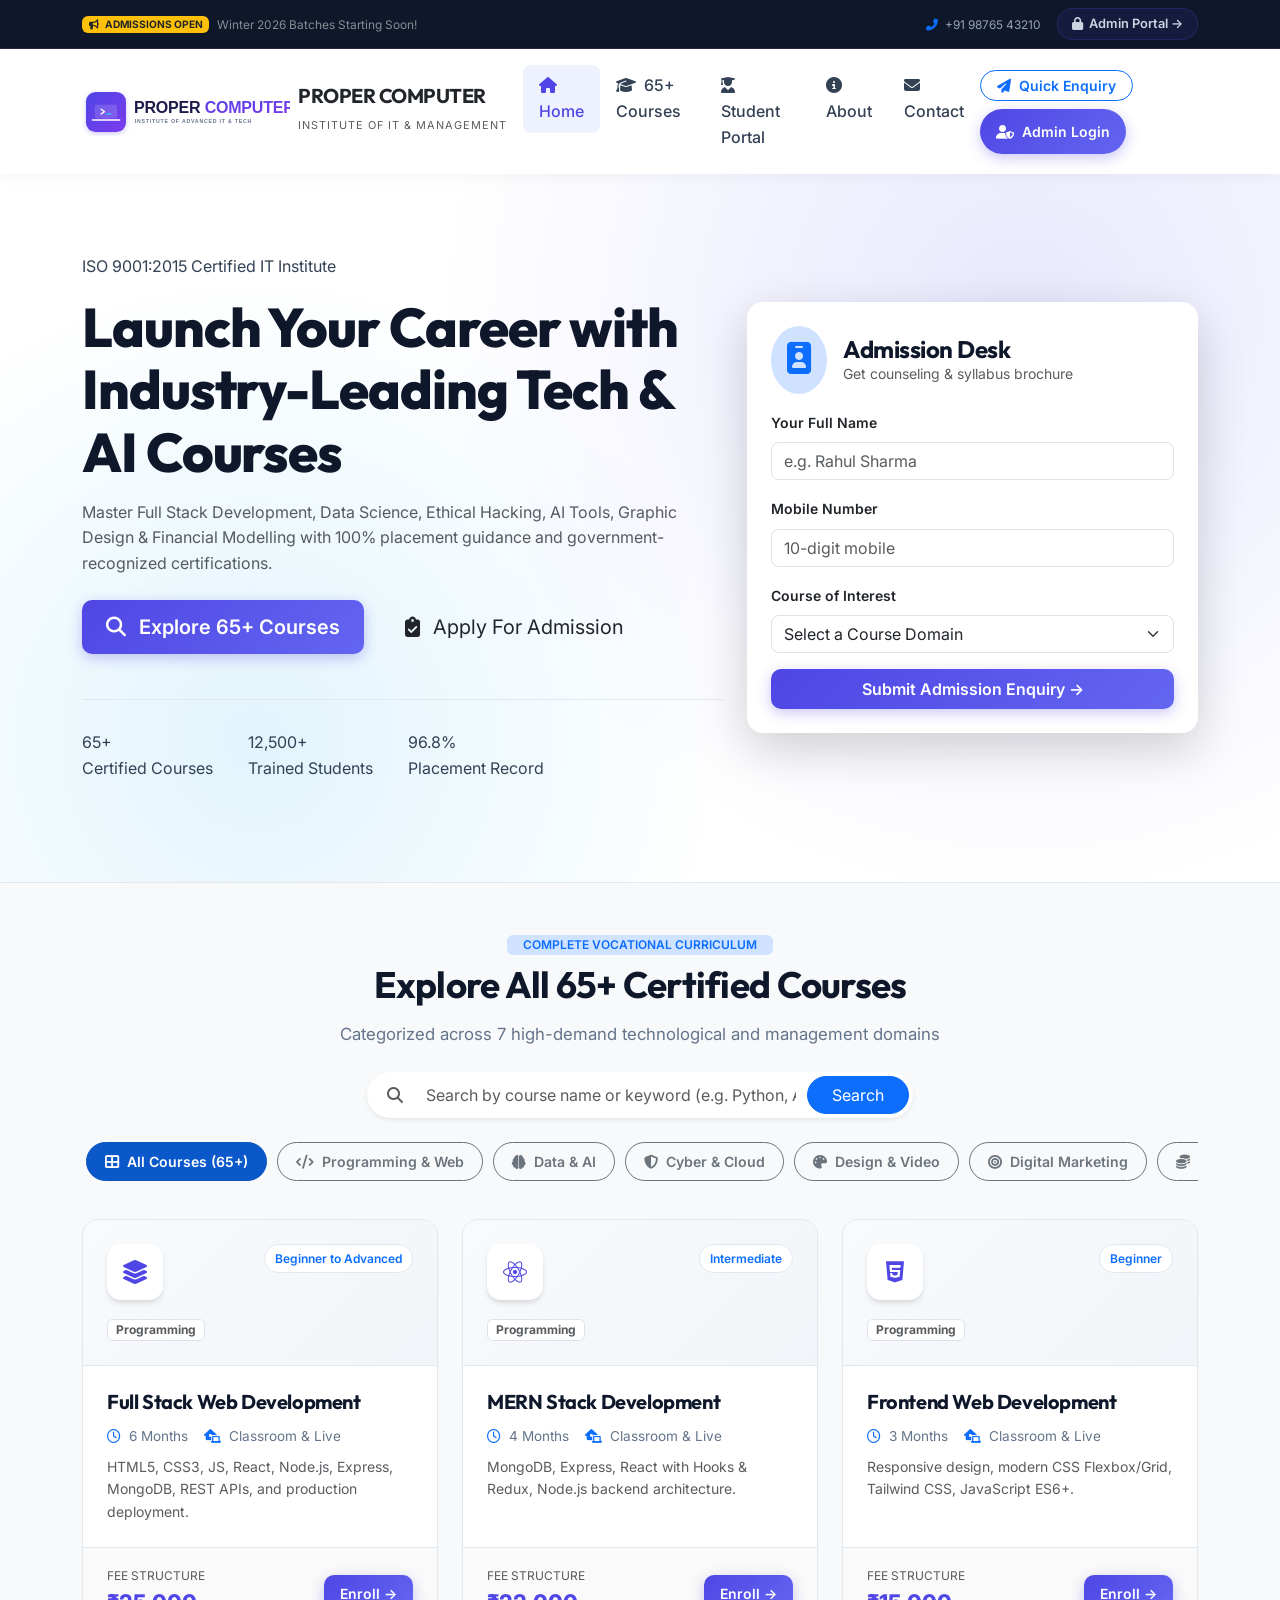
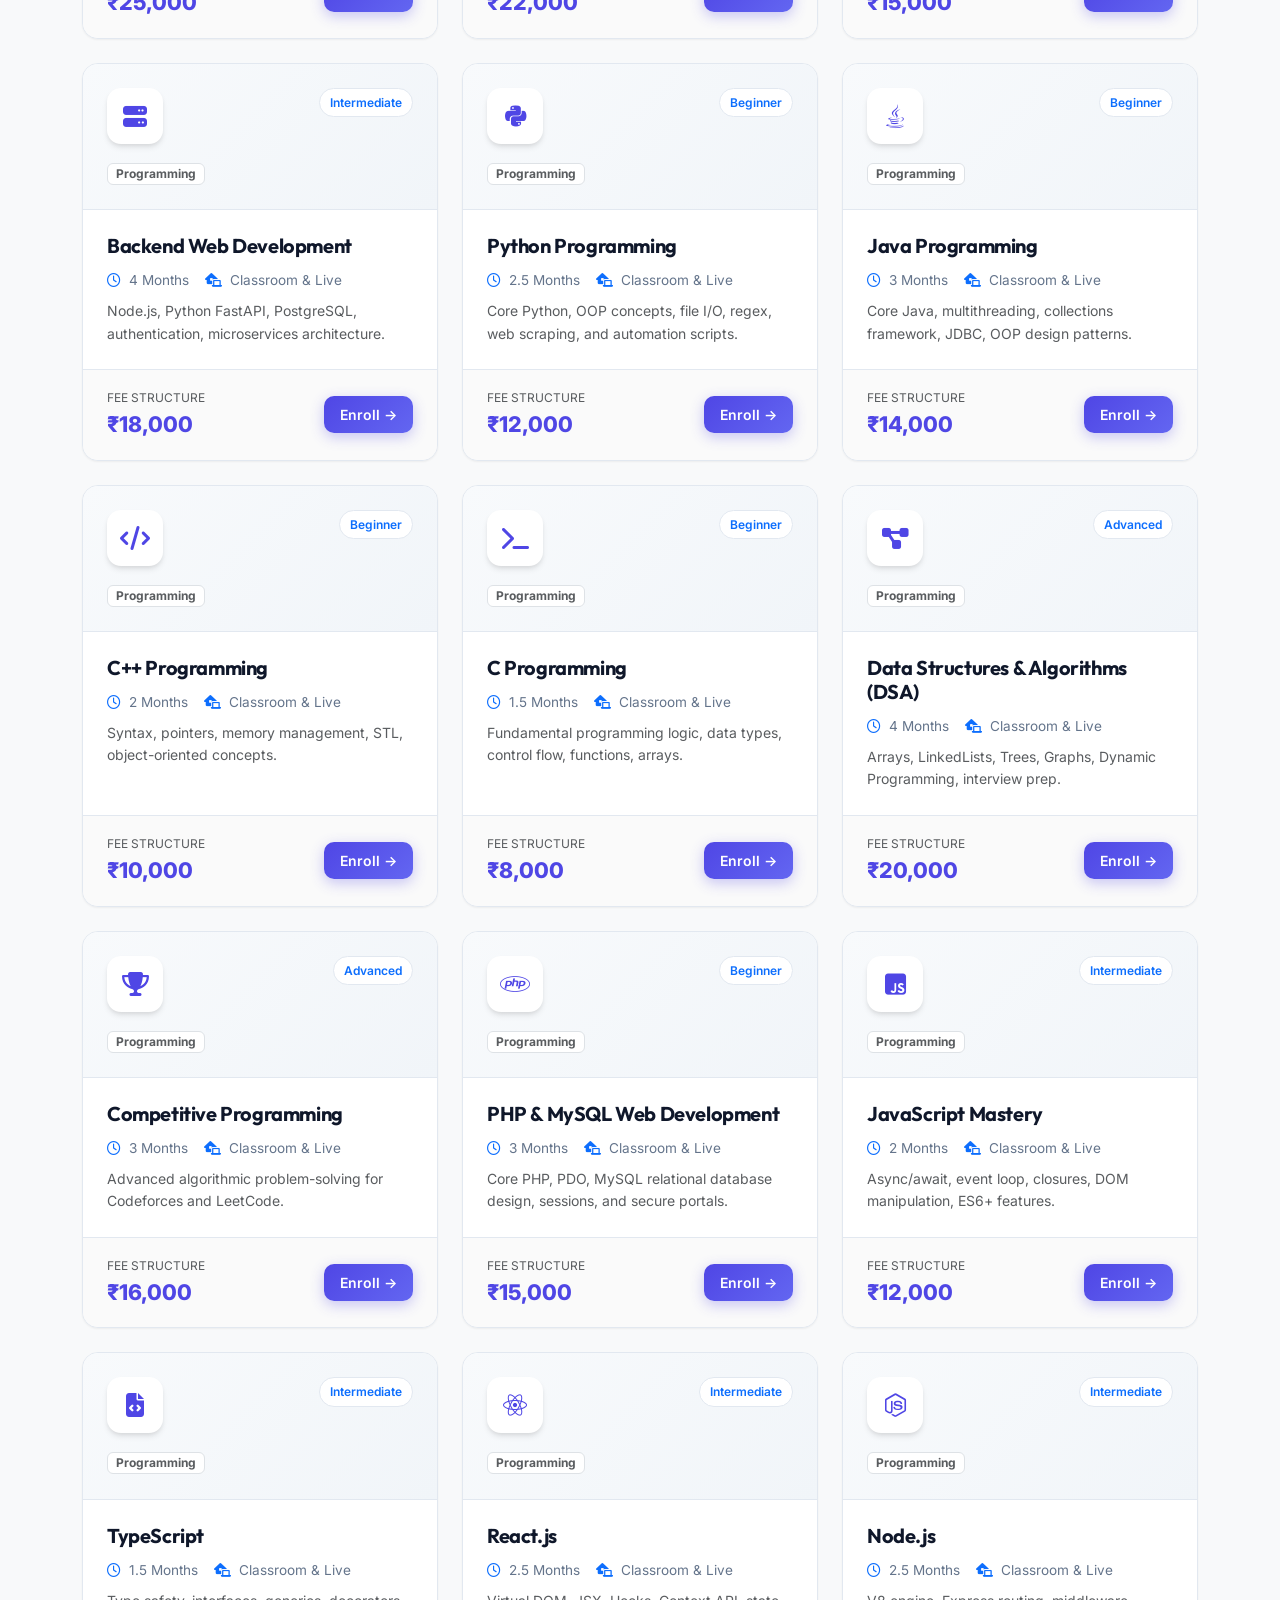
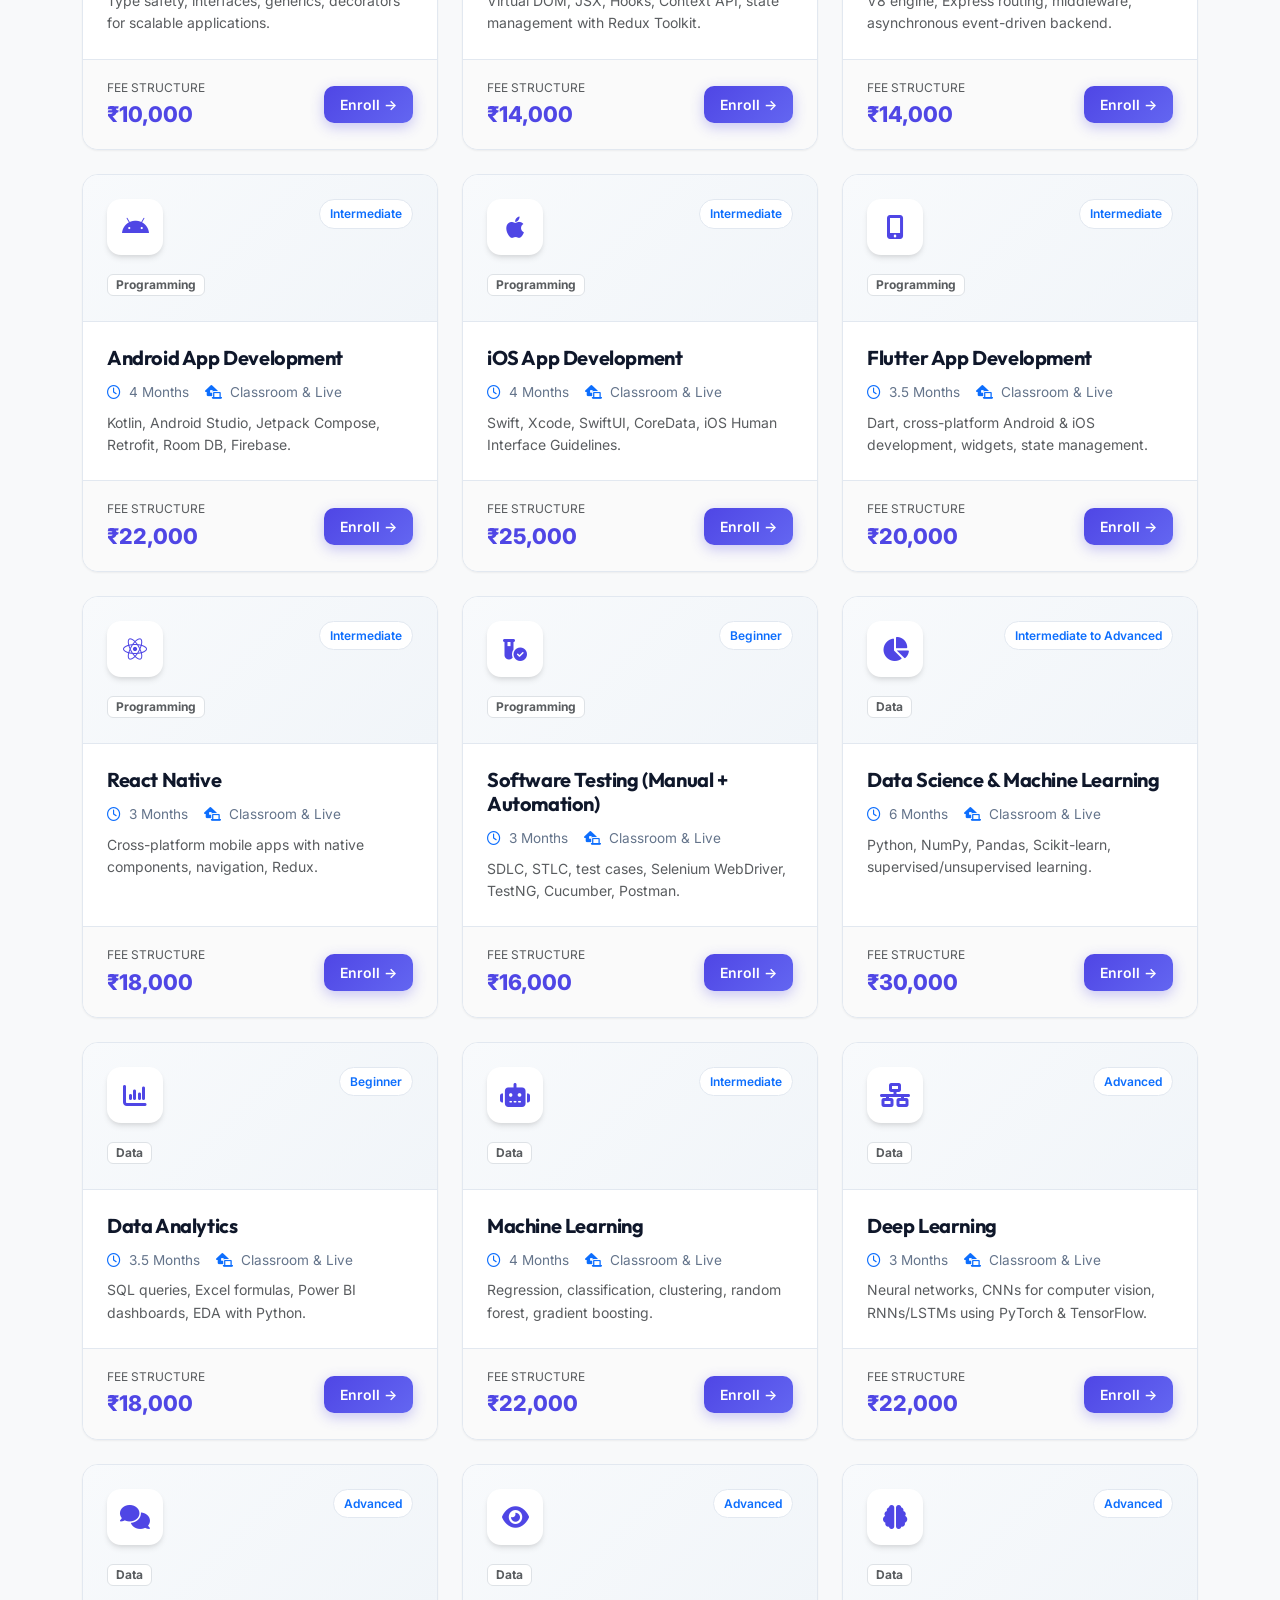
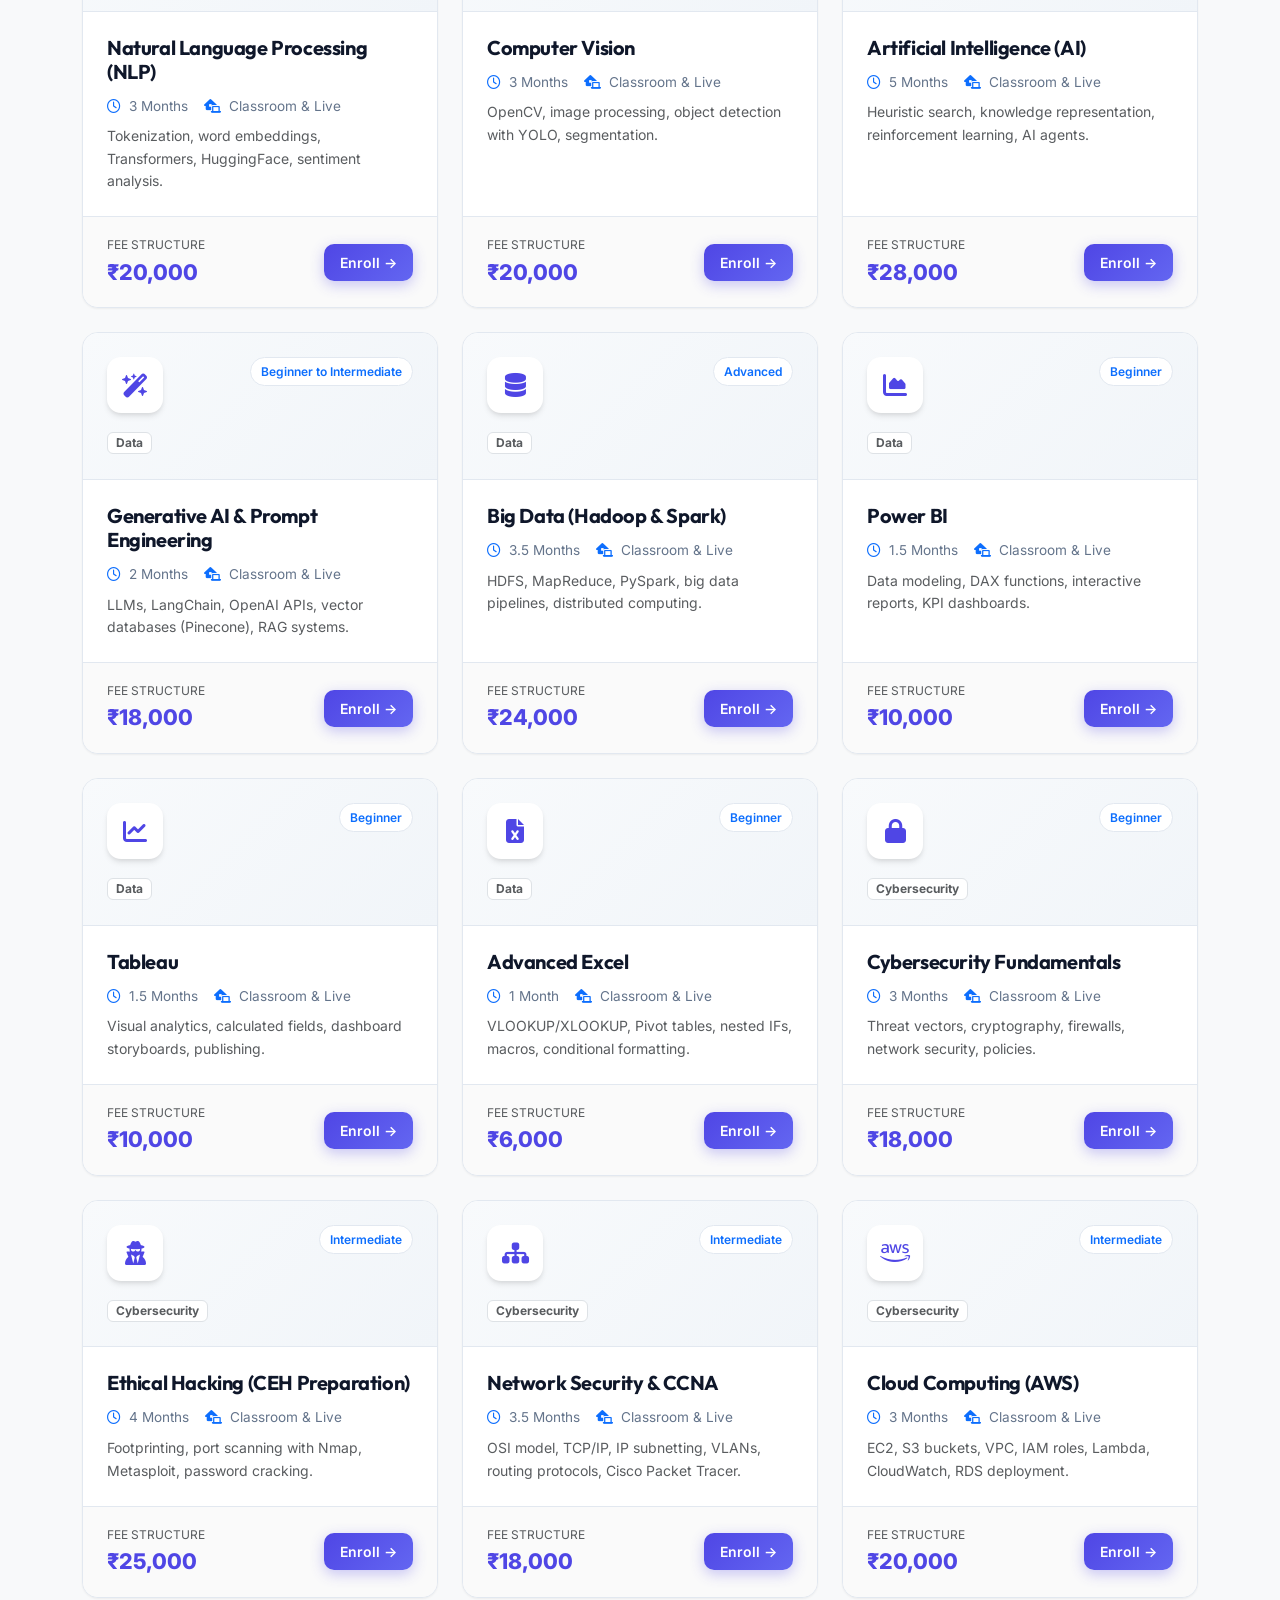
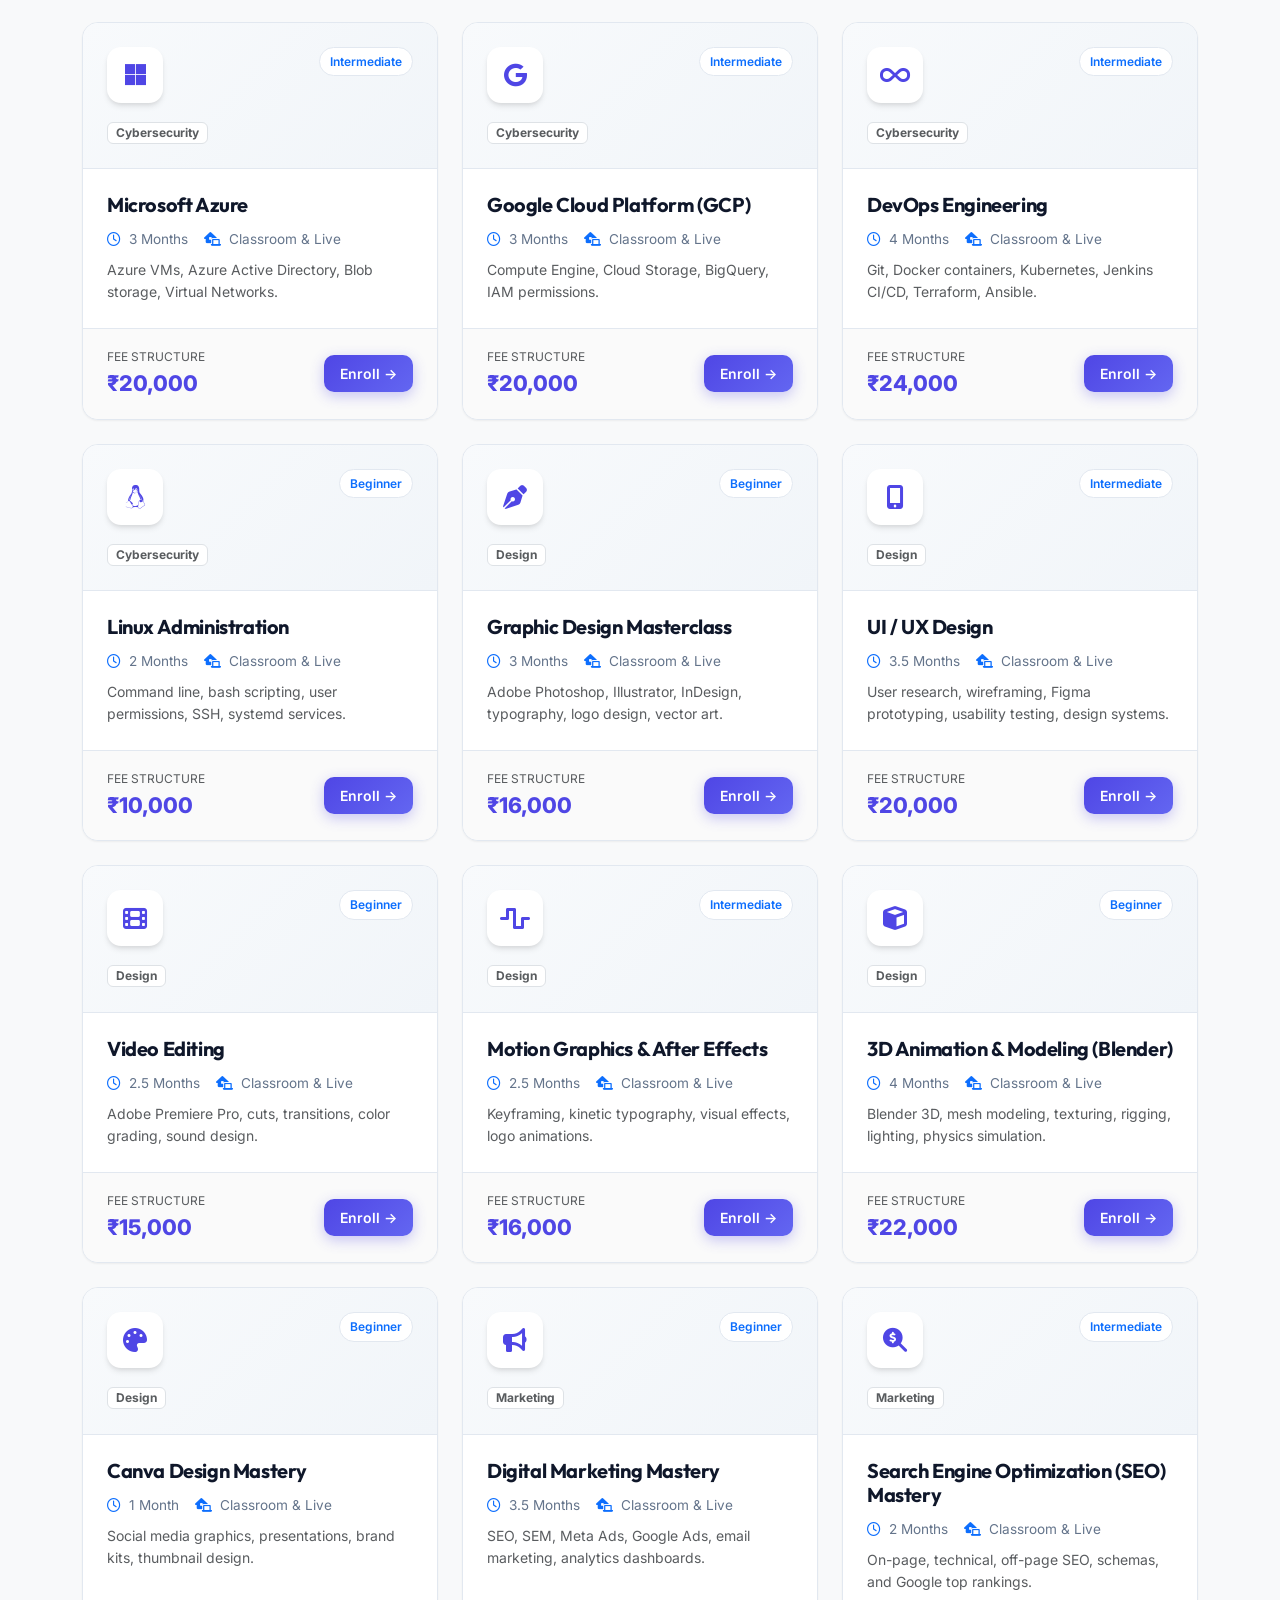
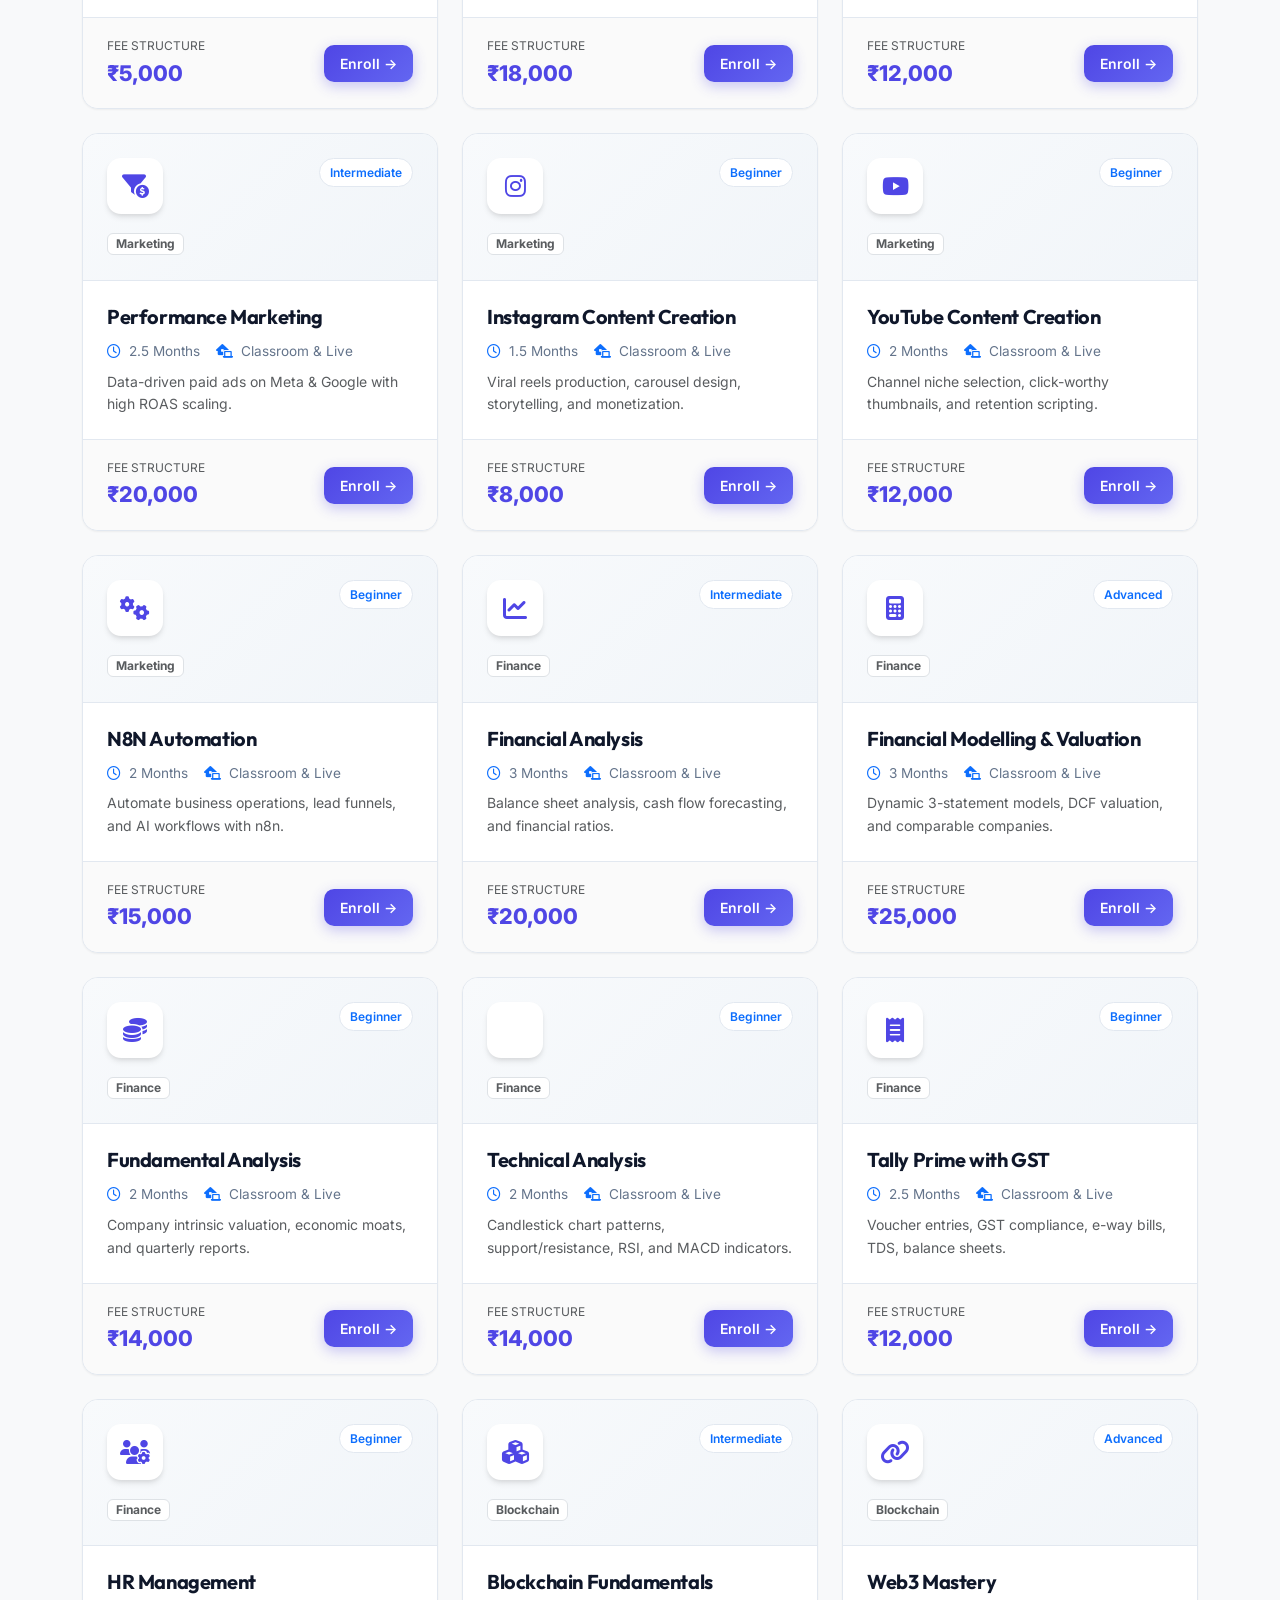
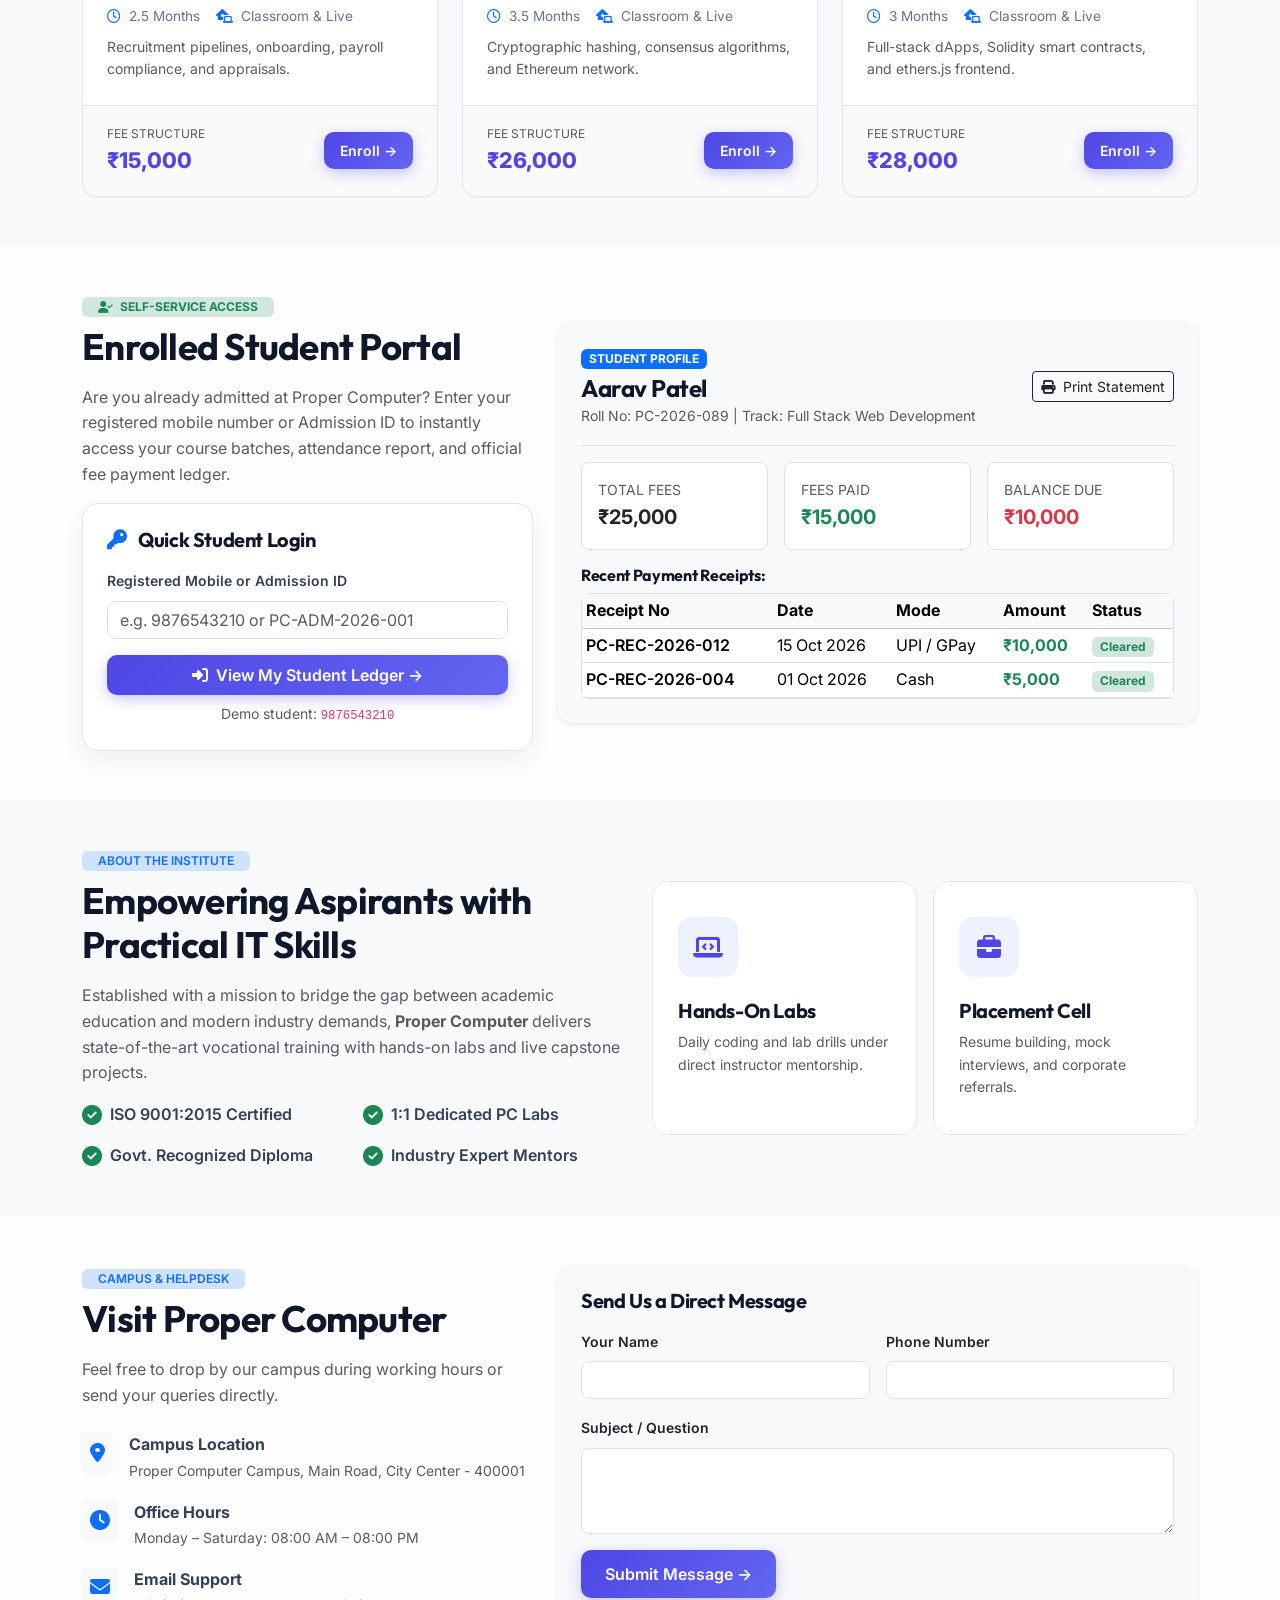
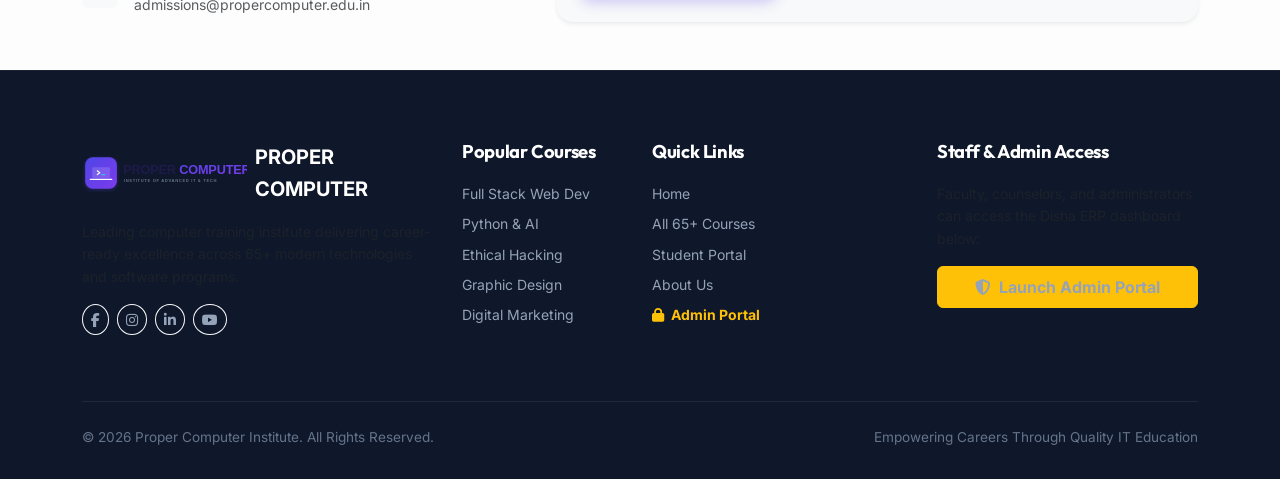
<file: index.html>
<!DOCTYPE html>
<html lang="en">
<head>
    <meta charset="UTF-8">
    <meta name="viewport" content="width=device-width, initial-scale=1.0, maximum-scale=1.0, user-scalable=no">
    <title>Proper Computer — Premier IT & Management Institute</title>
    <!-- Google Fonts -->
    <link rel="preconnect" href="https://fonts.googleapis.com">
    <link rel="preconnect" href="https://fonts.gstatic.com" crossorigin>
    <link href="https://fonts.googleapis.com/css2?family=Outfit:wght@400;500;600;700;800&family=Inter:wght@300;400;500;600;700&display=swap" rel="stylesheet">
    <!-- Bootstrap 5 CSS -->
    <link href="https://cdn.jsdelivr.net/npm/bootstrap@5.3.3/dist/css/bootstrap.min.css" rel="stylesheet">
    <!-- Font Awesome 6 Icons -->
    <link rel="stylesheet" href="https://cdnjs.cloudflare.com/ajax/libs/font-awesome/6.5.1/css/all.min.css">
    <!-- Custom CSS -->
    <link rel="stylesheet" href="assets/css/style.css">
    <link rel="stylesheet" href="assets/css/print.css">
    <style>
        .role-switch-badge {
            background: rgba(79, 70, 229, 0.1);
            color: #4f46e5;
            border: 1px solid rgba(79, 70, 229, 0.25);
            padding: 5px 14px;
            border-radius: 20px;
            font-size: 0.8rem;
            font-weight: 600;
            display: inline-flex;
            align-items: center;
            gap: 6px;
            text-decoration: none;
            transition: all 0.2s;
        }
        .role-switch-badge:hover {
            background: #4f46e5;
            color: #ffffff;
        }
        .student-portal-card {
            background: #ffffff;
            border-radius: 16px;
            border: 1px solid #e2e8f0;
            box-shadow: 0 10px 25px rgba(0,0,0,0.05);
        }
        .floating-portal-btn {
            position: fixed;
            bottom: 24px;
            right: 24px;
            z-index: 1040;
            box-shadow: 0 10px 20px rgba(79, 70, 229, 0.4);
        }
    </style>
</head>
<body>

<!-- Top Announcement Bar -->
<div class="top-bar">
    <div class="container d-flex justify-content-between align-items-center flex-wrap gap-2">
        <div class="d-flex align-items-center gap-2">
            <span class="badge bg-warning text-dark fw-bold small"><i class="fas fa-bullhorn me-1"></i> ADMISSIONS OPEN</span>
            <span class="small text-white-50">Winter 2026 Batches Starting Soon!</span>
        </div>
        <div class="d-flex align-items-center gap-3">
            <span class="small top-bar-contact"><i class="fas fa-phone-alt me-1 text-primary"></i> +91 98765 43210</span>
            <a href="admin.html" class="role-switch-badge"><i class="fas fa-lock"></i> Admin Portal &rarr;</a>
        </div>
    </div>
</div>

<!-- Main Navigation (Mobile Responsive) -->
<nav class="navbar navbar-expand-lg navbar-main sticky-top">
    <div class="container">
        <a class="navbar-brand d-flex align-items-center gap-2" href="index.html">
            <img src="assets/images/logo.svg" alt="Proper Computer Logo" height="42">
            <div>
                <span class="fw-bold d-block text-dark lh-1" style="font-family:'Outfit',sans-serif; font-size:1.25rem; letter-spacing:-0.5px;">PROPER COMPUTER</span>
                <small class="text-muted text-uppercase" style="font-size:0.68rem; letter-spacing:1px;">INSTITUTE OF IT &amp; MANAGEMENT</small>
            </div>
        </a>
        
        <button class="navbar-toggler border-0 shadow-none p-2" type="button" data-bs-toggle="collapse" data-bs-target="#userNav">
            <i class="fas fa-bars-staggered fa-lg text-primary"></i>
        </button>

        <div class="collapse navbar-collapse" id="userNav">
            <ul class="navbar-nav mx-auto mb-2 mb-lg-0 fw-semibold">
                <li class="nav-item"><a class="nav-link active" href="#home"><i class="fas fa-home me-1"></i> Home</a></li>
                <li class="nav-item"><a class="nav-link" href="#coursesSection"><i class="fas fa-graduation-cap me-1"></i> 65+ Courses</a></li>
                <li class="nav-item"><a class="nav-link" href="#studentPortalSection"><i class="fas fa-user-graduate me-1"></i> Student Portal</a></li>
                <li class="nav-item"><a class="nav-link" href="#aboutSection"><i class="fas fa-info-circle me-1"></i> About</a></li>
                <li class="nav-item"><a class="nav-link" href="#contactSection"><i class="fas fa-envelope me-1"></i> Contact</a></li>
            </ul>
            <div class="d-flex gap-2 flex-wrap">
                <button class="btn btn-outline-primary btn-sm px-3 rounded-pill fw-semibold" data-bs-toggle="modal" data-bs-target="#enquiryModal">
                    <i class="fas fa-paper-plane me-1"></i> Quick Enquiry
                </button>
                <a href="login.html" class="btn btn-pc-primary btn-sm px-3 rounded-pill fw-semibold">
                    <i class="fas fa-user-shield me-1"></i> Admin Login
                </a>
            </div>
        </div>
    </div>
</nav>

<!-- Hero Section -->
<section class="hero-section" id="home">
    <div class="container position-relative">
        <div class="row align-items-center g-4">
            <div class="col-lg-7">
                <div class="hero-badge-live mb-3">
                    <span class="live-dot"></span> ISO 9001:2015 Certified IT Institute
                </div>
                <h1 class="hero-title mb-3">
                    Launch Your Career with Industry-Leading <span class="highlight">Tech &amp; AI</span> Courses
                </h1>
                <p class="hero-lead text-muted mb-4">
                    Master Full Stack Development, Data Science, Ethical Hacking, AI Tools, Graphic Design &amp; Financial Modelling with 100% placement guidance and government-recognized certifications.
                </p>
                <div class="d-flex gap-3 flex-wrap">
                    <a href="#coursesSection" class="btn btn-pc-primary btn-lg px-4">
                        <i class="fas fa-search me-2"></i> Explore 65+ Courses
                    </a>
                    <button class="btn btn-pc-secondary btn-lg px-4" data-bs-toggle="modal" data-bs-target="#enquiryModal">
                        <i class="fas fa-clipboard-check me-2"></i> Apply For Admission
                    </button>
                </div>
                <div class="hero-stats">
                    <div>
                        <div class="stat-card-num">65+</div>
                        <div class="stat-card-label">Certified Courses</div>
                    </div>
                    <div>
                        <div class="stat-card-num">12,500+</div>
                        <div class="stat-card-label">Trained Students</div>
                    </div>
                    <div>
                        <div class="stat-card-num">96.8%</div>
                        <div class="stat-card-label">Placement Record</div>
                    </div>
                </div>
            </div>
            
            <div class="col-lg-5">
                <div class="card border-0 shadow-lg rounded-4 p-4 bg-white">
                    <div class="d-flex align-items-center gap-3 mb-3">
                        <div class="rounded-circle bg-primary-subtle text-primary p-3">
                            <i class="fas fa-id-badge fa-2x"></i>
                        </div>
                        <div>
                            <h4 class="mb-0 fw-bold">Admission Desk</h4>
                            <p class="text-muted small mb-0">Get counseling &amp; syllabus brochure</p>
                        </div>
                    </div>
                    <form onsubmit="handleQuickEnquiry(event)">
                        <div class="mb-3">
                            <label class="form-label small fw-semibold">Your Full Name</label>
                            <input type="text" class="form-control rounded-3" id="quickName" placeholder="e.g. Rahul Sharma" required>
                        </div>
                        <div class="mb-3">
                            <label class="form-label small fw-semibold">Mobile Number</label>
                            <input type="tel" class="form-control rounded-3" id="quickPhone" placeholder="10-digit mobile" pattern="[0-9]{10}" required>
                        </div>
                        <div class="mb-3">
                            <label class="form-label small fw-semibold">Course of Interest</label>
                            <select class="form-select rounded-3" id="quickCourse" required>
                                <option value="">Select a Course Domain</option>
                                <option value="Full Stack Web Development">Full Stack Web Development</option>
                                <option value="Data Science & Machine Learning">Data Science &amp; Machine Learning</option>
                                <option value="Certified Ethical Hacker (CEH)">Ethical Hacking &amp; Cybersecurity</option>
                                <option value="UI / UX Design">UI / UX &amp; Graphic Design</option>
                                <option value="Generative AI & Prompt Engineering">Generative AI Tools</option>
                                <option value="Digital Marketing Mastery">Digital Marketing</option>
                                <option value="Financial Modelling & Valuation">Financial Modelling</option>
                            </select>
                        </div>
                        <button type="submit" class="btn btn-pc-primary w-100 py-2 fw-semibold">
                            Submit Admission Enquiry &rarr;
                        </button>
                    </form>
                </div>
            </div>
        </div>
    </div>
</section>

<!-- Course Catalogue Section (65+ Courses with Mobile Swipeable Categories) -->
<section class="py-5 bg-light" id="coursesSection">
    <div class="container">
        <div class="text-center mb-4">
            <span class="badge bg-primary-subtle text-primary fw-semibold px-3 py-1 mb-2">COMPLETE VOCATIONAL CURRICULUM</span>
            <h2 class="section-title">Explore All 65+ Certified Courses</h2>
            <p class="section-subtitle">Categorized across 7 high-demand technological and management domains</p>
        </div>

        <!-- Live Search Bar -->
        <div class="row justify-content-center mb-3">
            <div class="col-md-8 col-lg-6">
                <div class="input-group shadow-sm rounded-pill overflow-hidden bg-white p-1">
                    <span class="input-group-text bg-transparent border-0 text-muted ps-3"><i class="fas fa-search"></i></span>
                    <input type="text" id="liveSearchInput" class="form-control border-0 shadow-none" placeholder="Search by course name or keyword (e.g. Python, AI, React, SEO)..." oninput="filterUserCourses()">
                    <button class="btn btn-primary rounded-pill px-4" onclick="filterUserCourses()">Search</button>
                </div>
            </div>
        </div>

        <!-- Swipeable Category Pills on Mobile -->
        <div class="cat-scroll-container mb-4">
            <button class="btn btn-primary cat-btn active" onclick="filterByCat('all', this)"><i class="fas fa-th-large me-1"></i> All Courses (65+)</button>
            <button class="btn btn-outline-secondary cat-btn" onclick="filterByCat('Programming', this)"><i class="fas fa-code me-1"></i> Programming &amp; Web</button>
            <button class="btn btn-outline-secondary cat-btn" onclick="filterByCat('Data', this)"><i class="fas fa-brain me-1"></i> Data &amp; AI</button>
            <button class="btn btn-outline-secondary cat-btn" onclick="filterByCat('Cybersecurity', this)"><i class="fas fa-shield-alt me-1"></i> Cyber &amp; Cloud</button>
            <button class="btn btn-outline-secondary cat-btn" onclick="filterByCat('Design', this)"><i class="fas fa-palette me-1"></i> Design &amp; Video</button>
            <button class="btn btn-outline-secondary cat-btn" onclick="filterByCat('Marketing', this)"><i class="fas fa-bullseye me-1"></i> Digital Marketing</button>
            <button class="btn btn-outline-secondary cat-btn" onclick="filterByCat('Finance', this)"><i class="fas fa-coins me-1"></i> Finance &amp; Mgmt</button>
            <button class="btn btn-outline-secondary cat-btn" onclick="filterByCat('Blockchain', this)"><i class="fas fa-cubes me-1"></i> Blockchain</button>
        </div>

        <!-- Course Cards Grid (Responsive 1-col mobile, 2-col tablet, 3-col desktop) -->
        <div class="row g-4" id="userCourseCardsRow">
            <!-- Dynamic JavaScript Injected Courses -->
        </div>
    </div>
</section>

<!-- Student Portal Section (Dedicated for Students) -->
<section class="py-5" id="studentPortalSection">
    <div class="container">
        <div class="row align-items-center g-4">
            <div class="col-lg-5">
                <span class="badge bg-success-subtle text-success fw-bold px-3 py-1 mb-2"><i class="fas fa-user-check me-1"></i> SELF-SERVICE ACCESS</span>
                <h2 class="section-title mb-3">Enrolled Student Portal</h2>
                <p class="text-muted">
                    Are you already admitted at Proper Computer? Enter your registered mobile number or Admission ID to instantly access your course batches, attendance report, and official fee payment ledger.
                </p>
                <div class="student-portal-card p-4">
                    <h5 class="fw-bold mb-3"><i class="fas fa-key text-primary me-2"></i> Quick Student Login</h5>
                    <form onsubmit="handleStudentDemoLogin(event)">
                        <div class="mb-3">
                            <label class="form-label small fw-semibold">Registered Mobile or Admission ID</label>
                            <input type="text" class="form-control rounded-3" id="studentIdInput" placeholder="e.g. 9876543210 or PC-ADM-2026-001" required>
                        </div>
                        <button type="submit" class="btn btn-pc-primary w-100 py-2 fw-semibold">
                            <i class="fas fa-sign-in-alt me-1"></i> View My Student Ledger &rarr;
                        </button>
                    </form>
                    <small class="text-muted d-block mt-2 text-center">Demo student: <code>9876543210</code></small>
                </div>
            </div>

            <div class="col-lg-7">
                <div class="card border-0 shadow-sm rounded-4 p-4 bg-light" id="studentDetailsBox">
                    <div class="d-flex justify-content-between align-items-center border-bottom pb-3 mb-3 flex-wrap gap-2">
                        <div>
                            <span class="badge bg-primary">STUDENT PROFILE</span>
                            <h4 class="fw-bold mb-0 mt-1" id="stName">Aarav Patel</h4>
                            <small class="text-muted" id="stRoll">Roll No: PC-2026-089 | Track: Full Stack Web Development</small>
                        </div>
                        <button class="btn btn-sm btn-outline-dark" onclick="window.print()"><i class="fas fa-print me-1"></i> Print Statement</button>
                    </div>

                    <div class="row g-3 mb-3">
                        <div class="col-sm-4">
                            <div class="bg-white p-3 rounded-3 border">
                                <small class="text-muted d-block">TOTAL FEES</small>
                                <strong class="text-dark fs-5" id="stTotal">₹25,000</strong>
                            </div>
                        </div>
                        <div class="col-sm-4">
                            <div class="bg-white p-3 rounded-3 border">
                                <small class="text-muted d-block">FEES PAID</small>
                                <strong class="text-success fs-5" id="stPaid">₹15,000</strong>
                            </div>
                        </div>
                        <div class="col-sm-4">
                            <div class="bg-white p-3 rounded-3 border">
                                <small class="text-muted d-block">BALANCE DUE</small>
                                <strong class="text-danger fs-5" id="stDue">₹10,000</strong>
                            </div>
                        </div>
                    </div>

                    <h6 class="fw-bold mb-2">Recent Payment Receipts:</h6>
                    <div class="table-responsive-touch bg-white rounded-3 border">
                        <table class="table table-sm table-hover mb-0">
                            <thead class="table-light">
                                <tr>
                                    <th>Receipt No</th>
                                    <th>Date</th>
                                    <th>Mode</th>
                                    <th>Amount</th>
                                    <th>Status</th>
                                </tr>
                            </thead>
                            <tbody>
                                <tr>
                                    <td><span class="fw-semibold">PC-REC-2026-012</span></td>
                                    <td>15 Oct 2026</td>
                                    <td>UPI / GPay</td>
                                    <td class="text-success fw-bold">₹10,000</td>
                                    <td><span class="badge bg-success-subtle text-success">Cleared</span></td>
                                </tr>
                                <tr>
                                    <td><span class="fw-semibold">PC-REC-2026-004</span></td>
                                    <td>01 Oct 2026</td>
                                    <td>Cash</td>
                                    <td class="text-success fw-bold">₹5,000</td>
                                    <td><span class="badge bg-success-subtle text-success">Cleared</span></td>
                                </tr>
                            </tbody>
                        </table>
                    </div>
                </div>
            </div>
        </div>
    </div>
</section>

<!-- About Section -->
<section class="py-5 bg-light" id="aboutSection">
    <div class="container">
        <div class="row align-items-center g-4">
            <div class="col-lg-6">
                <span class="badge bg-primary-subtle text-primary fw-semibold px-3 py-1 mb-2">ABOUT THE INSTITUTE</span>
                <h2 class="section-title mb-3">Empowering Aspirants with Practical IT Skills</h2>
                <p class="text-muted mb-3">
                    Established with a mission to bridge the gap between academic education and modern industry demands, <strong>Proper Computer</strong> delivers state-of-the-art vocational training with hands-on labs and live capstone projects.
                </p>
                <div class="row g-3">
                    <div class="col-sm-6">
                        <div class="d-flex align-items-center gap-2">
                            <i class="fas fa-check-circle text-success fs-5"></i>
                            <span class="fw-semibold">ISO 9001:2015 Certified</span>
                        </div>
                    </div>
                    <div class="col-sm-6">
                        <div class="d-flex align-items-center gap-2">
                            <i class="fas fa-check-circle text-success fs-5"></i>
                            <span class="fw-semibold">1:1 Dedicated PC Labs</span>
                        </div>
                    </div>
                    <div class="col-sm-6">
                        <div class="d-flex align-items-center gap-2">
                            <i class="fas fa-check-circle text-success fs-5"></i>
                            <span class="fw-semibold">Govt. Recognized Diploma</span>
                        </div>
                    </div>
                    <div class="col-sm-6">
                        <div class="d-flex align-items-center gap-2">
                            <i class="fas fa-check-circle text-success fs-5"></i>
                            <span class="fw-semibold">Industry Expert Mentors</span>
                        </div>
                    </div>
                </div>
            </div>
            <div class="col-lg-6">
                <div class="row g-3">
                    <div class="col-6">
                        <div class="feature-box">
                            <div class="feature-icon"><i class="fas fa-laptop-code"></i></div>
                            <h5 class="fw-bold">Hands-On Labs</h5>
                            <p class="text-muted small mb-0">Daily coding and lab drills under direct instructor mentorship.</p>
                        </div>
                    </div>
                    <div class="col-6">
                        <div class="feature-box">
                            <div class="feature-icon"><i class="fas fa-briefcase"></i></div>
                            <h5 class="fw-bold">Placement Cell</h5>
                            <p class="text-muted small mb-0">Resume building, mock interviews, and corporate referrals.</p>
                        </div>
                    </div>
                </div>
            </div>
        </div>
    </div>
</section>

<!-- Contact Section -->
<section class="py-5" id="contactSection">
    <div class="container">
        <div class="row g-4">
            <div class="col-lg-5">
                <span class="badge bg-primary-subtle text-primary fw-semibold px-3 py-1 mb-2">CAMPUS &amp; HELPDESK</span>
                <h2 class="section-title mb-3">Visit Proper Computer</h2>
                <p class="text-muted mb-4">Feel free to drop by our campus during working hours or send your queries directly.</p>
                <div class="d-flex align-items-start gap-3 mb-3">
                    <div class="rounded p-2 bg-light text-primary"><i class="fas fa-map-marker-alt fa-lg"></i></div>
                    <div>
                        <strong class="d-block">Campus Location</strong>
                        <span class="text-muted small">Proper Computer Campus, Main Road, City Center - 400001</span>
                    </div>
                </div>
                <div class="d-flex align-items-start gap-3 mb-3">
                    <div class="rounded p-2 bg-light text-primary"><i class="fas fa-clock fa-lg"></i></div>
                    <div>
                        <strong class="d-block">Office Hours</strong>
                        <span class="text-muted small">Monday – Saturday: 08:00 AM – 08:00 PM</span>
                    </div>
                </div>
                <div class="d-flex align-items-start gap-3">
                    <div class="rounded p-2 bg-light text-primary"><i class="fas fa-envelope fa-lg"></i></div>
                    <div>
                        <strong class="d-block">Email Support</strong>
                        <span class="text-muted small">admissions@propercomputer.edu.in</span>
                    </div>
                </div>
            </div>
            <div class="col-lg-7">
                <div class="card border-0 shadow-sm rounded-4 p-4 bg-light">
                    <h5 class="fw-bold mb-3">Send Us a Direct Message</h5>
                    <form onsubmit="event.preventDefault(); alert('Thank you! Your message has been received. Our counselor will contact you shortly.');">
                        <div class="row g-3">
                            <div class="col-sm-6">
                                <label class="form-label small fw-semibold">Your Name</label>
                                <input type="text" class="form-control rounded-3" required>
                            </div>
                            <div class="col-sm-6">
                                <label class="form-label small fw-semibold">Phone Number</label>
                                <input type="tel" class="form-control rounded-3" required>
                            </div>
                            <div class="col-12">
                                <label class="form-label small fw-semibold">Subject / Question</label>
                                <textarea class="form-control rounded-3" rows="3" required></textarea>
                            </div>
                            <div class="col-12">
                                <button type="submit" class="btn btn-pc-primary px-4 fw-semibold">Submit Message &rarr;</button>
                            </div>
                        </div>
                    </form>
                </div>
            </div>
        </div>
    </div>
</section>

<!-- Footer -->
<footer class="footer-main">
    <div class="container">
        <div class="row g-4">
            <div class="col-lg-4 col-md-6">
                <div class="d-flex align-items-center gap-2 mb-3">
                    <img src="assets/images/logo.svg" alt="Proper Computer" height="38">
                    <strong class="text-white fs-5">PROPER COMPUTER</strong>
                </div>
                <p class="text-muted small">
                    Leading computer training institute delivering career-ready excellence across 65+ modern technologies and software programs.
                </p>
                <div class="d-flex gap-2 text-white-50">
                    <a href="#" class="btn btn-sm btn-outline-light rounded-circle"><i class="fab fa-facebook-f"></i></a>
                    <a href="#" class="btn btn-sm btn-outline-light rounded-circle"><i class="fab fa-instagram"></i></a>
                    <a href="#" class="btn btn-sm btn-outline-light rounded-circle"><i class="fab fa-linkedin-in"></i></a>
                    <a href="#" class="btn btn-sm btn-outline-light rounded-circle"><i class="fab fa-youtube"></i></a>
                </div>
            </div>
            <div class="col-lg-2 col-md-3 col-6">
                <h5>Popular Courses</h5>
                <ul class="list-unstyled small">
                    <li><a href="#coursesSection">Full Stack Web Dev</a></li>
                    <li><a href="#coursesSection">Python &amp; AI</a></li>
                    <li><a href="#coursesSection">Ethical Hacking</a></li>
                    <li><a href="#coursesSection">Graphic Design</a></li>
                    <li><a href="#coursesSection">Digital Marketing</a></li>
                </ul>
            </div>
            <div class="col-lg-3 col-md-3 col-6">
                <h5>Quick Links</h5>
                <ul class="list-unstyled small">
                    <li><a href="#home">Home</a></li>
                    <li><a href="#coursesSection">All 65+ Courses</a></li>
                    <li><a href="#studentPortalSection">Student Portal</a></li>
                    <li><a href="#aboutSection">About Us</a></li>
                    <li><a href="admin.html" class="text-warning fw-bold"><i class="fas fa-lock me-1"></i> Admin Portal</a></li>
                </ul>
            </div>
            <div class="col-lg-3 col-md-6">
                <h5>Staff &amp; Admin Access</h5>
                <p class="text-muted small">Faculty, counselors, and administrators can access the Disha ERP dashboard below:</p>
                <a href="admin.html" class="btn btn-warning w-100 fw-bold py-2">
                    <i class="fas fa-shield-halved me-1"></i> Launch Admin Portal
                </a>
            </div>
        </div>
        <div class="footer-bottom d-flex justify-content-between align-items-center flex-wrap gap-2">
            <span>&copy; 2026 Proper Computer Institute. All Rights Reserved.</span>
            <span>Empowering Careers Through Quality IT Education</span>
        </div>
    </div>
</footer>

<!-- Quick Enquiry Modal -->
<div class="modal fade" id="enquiryModal" tabindex="-1">
    <div class="modal-dialog modal-dialog-centered">
        <div class="modal-content rounded-4 border-0">
            <div class="modal-header border-0 bg-primary text-white p-4">
                <div>
                    <h5 class="modal-title fw-bold">Admission &amp; Course Enquiry</h5>
                    <small class="text-white-50">Speak to an academic counselor today</small>
                </div>
                <button type="button" class="btn-close btn-close-white" data-bs-dismiss="modal"></button>
            </div>
            <div class="modal-body p-4">
                <form onsubmit="event.preventDefault(); alert('Enquiry submitted successfully! A counselor will call you within 2 hours.'); bootstrap.Modal.getInstance(document.getElementById('enquiryModal')).hide();">
                    <div class="mb-3">
                        <label class="form-label small fw-semibold">Full Name</label>
                        <input type="text" class="form-control rounded-3" required>
                    </div>
                    <div class="mb-3">
                        <label class="form-label small fw-semibold">Mobile Number</label>
                        <input type="tel" class="form-control rounded-3" pattern="[0-9]{10}" placeholder="10-digit mobile" required>
                    </div>
                    <div class="mb-3">
                        <label class="form-label small fw-semibold">Interested Course</label>
                        <select class="form-select rounded-3" required>
                            <option value="">Choose Course</option>
                            <option value="Programming">Programming &amp; Web Development</option>
                            <option value="Data">Data Science, Analytics &amp; AI</option>
                            <option value="Cyber">Cybersecurity &amp; Cloud</option>
                            <option value="Design">UI/UX &amp; Multimedia</option>
                            <option value="Marketing">Digital Marketing &amp; SEO</option>
                            <option value="Finance">Finance &amp; Tally Prime</option>
                        </select>
                    </div>
                    <button type="submit" class="btn btn-pc-primary w-100 py-2 fw-semibold">Submit Enquiry</button>
                </form>
            </div>
        </div>
    </div>
</div>

<!-- Floating Portal Button for Quick Mobile Access -->
<a href="admin.html" class="btn btn-warning rounded-pill px-3 py-2 fw-bold floating-portal-btn d-lg-none">
    <i class="fas fa-lock me-1"></i> Admin
</a>

<!-- Bootstrap 5 Bundle JS -->
<script src="https://cdn.jsdelivr.net/npm/bootstrap@5.3.3/dist/js/bootstrap.bundle.min.js"></script>

<!-- Courses Data & Script -->
<script>
const allUserCourses = [
    // Programming & Web Development
    { name: "Full Stack Web Development", cat: "Programming", dur: "6 Months", fee: "₹25,000", lvl: "Beginner to Advanced", icon: "fas fa-layer-group", desc: "HTML5, CSS3, JS, React, Node.js, Express, MongoDB, REST APIs, and production deployment." },
    { name: "MERN Stack Development", cat: "Programming", dur: "4 Months", fee: "₹22,000", lvl: "Intermediate", icon: "fab fa-react", desc: "MongoDB, Express, React with Hooks & Redux, Node.js backend architecture." },
    { name: "Frontend Web Development", cat: "Programming", dur: "3 Months", fee: "₹15,000", lvl: "Beginner", icon: "fab fa-html5", desc: "Responsive design, modern CSS Flexbox/Grid, Tailwind CSS, JavaScript ES6+." },
    { name: "Backend Web Development", cat: "Programming", dur: "4 Months", fee: "₹18,000", lvl: "Intermediate", icon: "fas fa-server", desc: "Node.js, Python FastAPI, PostgreSQL, authentication, microservices architecture." },
    { name: "Python Programming", cat: "Programming", dur: "2.5 Months", fee: "₹12,000", lvl: "Beginner", icon: "fab fa-python", desc: "Core Python, OOP concepts, file I/O, regex, web scraping, and automation scripts." },
    { name: "Java Programming", cat: "Programming", dur: "3 Months", fee: "₹14,000", lvl: "Beginner", icon: "fab fa-java", desc: "Core Java, multithreading, collections framework, JDBC, OOP design patterns." },
    { name: "C++ Programming", cat: "Programming", dur: "2 Months", fee: "₹10,000", lvl: "Beginner", icon: "fas fa-code", desc: "Syntax, pointers, memory management, STL, object-oriented concepts." },
    { name: "C Programming", cat: "Programming", dur: "1.5 Months", fee: "₹8,000", lvl: "Beginner", icon: "fas fa-terminal", desc: "Fundamental programming logic, data types, control flow, functions, arrays." },
    { name: "Data Structures & Algorithms (DSA)", cat: "Programming", dur: "4 Months", fee: "₹20,000", lvl: "Advanced", icon: "fas fa-project-diagram", desc: "Arrays, LinkedLists, Trees, Graphs, Dynamic Programming, interview prep." },
    { name: "Competitive Programming", cat: "Programming", dur: "3 Months", fee: "₹16,000", lvl: "Advanced", icon: "fas fa-trophy", desc: "Advanced algorithmic problem-solving for Codeforces and LeetCode." },
    { name: "PHP & MySQL Web Development", cat: "Programming", dur: "3 Months", fee: "₹15,000", lvl: "Beginner", icon: "fab fa-php", desc: "Core PHP, PDO, MySQL relational database design, sessions, and secure portals." },
    { name: "JavaScript Mastery", cat: "Programming", dur: "2 Months", fee: "₹12,000", lvl: "Intermediate", icon: "fab fa-js-square", desc: "Async/await, event loop, closures, DOM manipulation, ES6+ features." },
    { name: "TypeScript", cat: "Programming", dur: "1.5 Months", fee: "₹10,000", lvl: "Intermediate", icon: "fas fa-file-code", desc: "Type safety, interfaces, generics, decorators for scalable applications." },
    { name: "React.js", cat: "Programming", dur: "2.5 Months", fee: "₹14,000", lvl: "Intermediate", icon: "fab fa-react", desc: "Virtual DOM, JSX, Hooks, Context API, state management with Redux Toolkit." },
    { name: "Node.js", cat: "Programming", dur: "2.5 Months", fee: "₹14,000", lvl: "Intermediate", icon: "fab fa-node-js", desc: "V8 engine, Express routing, middleware, asynchronous event-driven backend." },
    { name: "Android App Development", cat: "Programming", dur: "4 Months", fee: "₹22,000", lvl: "Intermediate", icon: "fab fa-android", desc: "Kotlin, Android Studio, Jetpack Compose, Retrofit, Room DB, Firebase." },
    { name: "iOS App Development", cat: "Programming", dur: "4 Months", fee: "₹25,000", lvl: "Intermediate", icon: "fab fa-apple", desc: "Swift, Xcode, SwiftUI, CoreData, iOS Human Interface Guidelines." },
    { name: "Flutter App Development", cat: "Programming", dur: "3.5 Months", fee: "₹20,000", lvl: "Intermediate", icon: "fas fa-mobile-screen-button", desc: "Dart, cross-platform Android & iOS development, widgets, state management." },
    { name: "React Native", cat: "Programming", dur: "3 Months", fee: "₹18,000", lvl: "Intermediate", icon: "fab fa-react", desc: "Cross-platform mobile apps with native components, navigation, Redux." },
    { name: "Software Testing (Manual + Automation)", cat: "Programming", dur: "3 Months", fee: "₹16,000", lvl: "Beginner", icon: "fas fa-vial-circle-check", desc: "SDLC, STLC, test cases, Selenium WebDriver, TestNG, Cucumber, Postman." },

    // Data Science, AI & Machine Learning
    { name: "Data Science & Machine Learning", cat: "Data", dur: "6 Months", fee: "₹30,000", lvl: "Intermediate to Advanced", icon: "fas fa-chart-pie", desc: "Python, NumPy, Pandas, Scikit-learn, supervised/unsupervised learning." },
    { name: "Data Analytics", cat: "Data", dur: "3.5 Months", fee: "₹18,000", lvl: "Beginner", icon: "fas fa-chart-column", desc: "SQL queries, Excel formulas, Power BI dashboards, EDA with Python." },
    { name: "Machine Learning", cat: "Data", dur: "4 Months", fee: "₹22,000", lvl: "Intermediate", icon: "fas fa-robot", desc: "Regression, classification, clustering, random forest, gradient boosting." },
    { name: "Deep Learning", cat: "Data", dur: "3 Months", fee: "₹22,000", lvl: "Advanced", icon: "fas fa-network-wired", desc: "Neural networks, CNNs for computer vision, RNNs/LSTMs using PyTorch & TensorFlow." },
    { name: "Natural Language Processing (NLP)", cat: "Data", dur: "3 Months", fee: "₹20,000", lvl: "Advanced", icon: "fas fa-comments", desc: "Tokenization, word embeddings, Transformers, HuggingFace, sentiment analysis." },
    { name: "Computer Vision", cat: "Data", dur: "3 Months", fee: "₹20,000", lvl: "Advanced", icon: "fas fa-eye", desc: "OpenCV, image processing, object detection with YOLO, segmentation." },
    { name: "Artificial Intelligence (AI)", cat: "Data", dur: "5 Months", fee: "₹28,000", lvl: "Advanced", icon: "fas fa-brain", desc: "Heuristic search, knowledge representation, reinforcement learning, AI agents." },
    { name: "Generative AI & Prompt Engineering", cat: "Data", dur: "2 Months", fee: "₹18,000", lvl: "Beginner to Intermediate", icon: "fas fa-wand-magic-sparkles", desc: "LLMs, LangChain, OpenAI APIs, vector databases (Pinecone), RAG systems." },
    { name: "Big Data (Hadoop & Spark)", cat: "Data", dur: "3.5 Months", fee: "₹24,000", lvl: "Advanced", icon: "fas fa-database", desc: "HDFS, MapReduce, PySpark, big data pipelines, distributed computing." },
    { name: "Power BI", cat: "Data", dur: "1.5 Months", fee: "₹10,000", lvl: "Beginner", icon: "fas fa-chart-area", desc: "Data modeling, DAX functions, interactive reports, KPI dashboards." },
    { name: "Tableau", cat: "Data", dur: "1.5 Months", fee: "₹10,000", lvl: "Beginner", icon: "fas fa-chart-line", desc: "Visual analytics, calculated fields, dashboard storyboards, publishing." },
    { name: "Advanced Excel", cat: "Data", dur: "1 Month", fee: "₹6,000", lvl: "Beginner", icon: "fas fa-file-excel", desc: "VLOOKUP/XLOOKUP, Pivot tables, nested IFs, macros, conditional formatting." },

    // Cybersecurity, Networking & Cloud
    { name: "Cybersecurity Fundamentals", cat: "Cybersecurity", dur: "3 Months", fee: "₹18,000", lvl: "Beginner", icon: "fas fa-lock", desc: "Threat vectors, cryptography, firewalls, network security, policies." },
    { name: "Ethical Hacking (CEH Preparation)", cat: "Cybersecurity", dur: "4 Months", fee: "₹25,000", lvl: "Intermediate", icon: "fas fa-user-secret", desc: "Footprinting, port scanning with Nmap, Metasploit, password cracking." },
    { name: "Network Security & CCNA", cat: "Cybersecurity", dur: "3.5 Months", fee: "₹18,000", lvl: "Intermediate", icon: "fas fa-sitemap", desc: "OSI model, TCP/IP, IP subnetting, VLANs, routing protocols, Cisco Packet Tracer." },
    { name: "Cloud Computing (AWS)", cat: "Cybersecurity", dur: "3 Months", fee: "₹20,000", lvl: "Intermediate", icon: "fab fa-aws", desc: "EC2, S3 buckets, VPC, IAM roles, Lambda, CloudWatch, RDS deployment." },
    { name: "Microsoft Azure", cat: "Cybersecurity", dur: "3 Months", fee: "₹20,000", lvl: "Intermediate", icon: "fab fa-microsoft", desc: "Azure VMs, Azure Active Directory, Blob storage, Virtual Networks." },
    { name: "Google Cloud Platform (GCP)", cat: "Cybersecurity", dur: "3 Months", fee: "₹20,000", lvl: "Intermediate", icon: "fab fa-google", desc: "Compute Engine, Cloud Storage, BigQuery, IAM permissions." },
    { name: "DevOps Engineering", cat: "Cybersecurity", dur: "4 Months", fee: "₹24,000", lvl: "Intermediate", icon: "fas fa-infinity", desc: "Git, Docker containers, Kubernetes, Jenkins CI/CD, Terraform, Ansible." },
    { name: "Linux Administration", cat: "Cybersecurity", dur: "2 Months", fee: "₹10,000", lvl: "Beginner", icon: "fab fa-linux", desc: "Command line, bash scripting, user permissions, SSH, systemd services." },

    // Design, Video Editing and Multimedia
    { name: "Graphic Design Masterclass", cat: "Design", dur: "3 Months", fee: "₹16,000", lvl: "Beginner", icon: "fas fa-pen-nib", desc: "Adobe Photoshop, Illustrator, InDesign, typography, logo design, vector art." },
    { name: "UI / UX Design", cat: "Design", dur: "3.5 Months", fee: "₹20,000", lvl: "Intermediate", icon: "fas fa-mobile-alt", desc: "User research, wireframing, Figma prototyping, usability testing, design systems." },
    { name: "Video Editing", cat: "Design", dur: "2.5 Months", fee: "₹15,000", lvl: "Beginner", icon: "fas fa-film", desc: "Adobe Premiere Pro, cuts, transitions, color grading, sound design." },
    { name: "Motion Graphics & After Effects", cat: "Design", dur: "2.5 Months", fee: "₹16,000", lvl: "Intermediate", icon: "fas fa-wave-square", desc: "Keyframing, kinetic typography, visual effects, logo animations." },
    { name: "3D Animation & Modeling (Blender)", cat: "Design", dur: "4 Months", fee: "₹22,000", lvl: "Beginner", icon: "fas fa-cube", desc: "Blender 3D, mesh modeling, texturing, rigging, lighting, physics simulation." },
    { name: "Canva Design Mastery", cat: "Design", dur: "1 Month", fee: "₹5,000", lvl: "Beginner", icon: "fas fa-palette", desc: "Social media graphics, presentations, brand kits, thumbnail design." },

    // Digital Marketing and Content Creation
    { name: "Digital Marketing Mastery", cat: "Marketing", dur: "3.5 Months", fee: "₹18,000", lvl: "Beginner", icon: "fas fa-bullhorn", desc: "SEO, SEM, Meta Ads, Google Ads, email marketing, analytics dashboards." },
    { name: "Search Engine Optimization (SEO) Mastery", cat: "Marketing", dur: "2 Months", fee: "₹12,000", lvl: "Intermediate", icon: "fas fa-search-dollar", desc: "On-page, technical, off-page SEO, schemas, and Google top rankings." },
    { name: "Performance Marketing", cat: "Marketing", dur: "2.5 Months", fee: "₹20,000", lvl: "Intermediate", icon: "fas fa-funnel-dollar", desc: "Data-driven paid ads on Meta & Google with high ROAS scaling." },
    { name: "Instagram Content Creation", cat: "Marketing", dur: "1.5 Months", fee: "₹8,000", lvl: "Beginner", icon: "fab fa-instagram", desc: "Viral reels production, carousel design, storytelling, and monetization." },
    { name: "YouTube Content Creation", cat: "Marketing", dur: "2 Months", fee: "₹12,000", lvl: "Beginner", icon: "fab fa-youtube", desc: "Channel niche selection, click-worthy thumbnails, and retention scripting." },
    { name: "N8N Automation", cat: "Marketing", dur: "2 Months", fee: "₹15,000", lvl: "Beginner", icon: "fas fa-cogs", desc: "Automate business operations, lead funnels, and AI workflows with n8n." },

    // Finance, Business and Management
    { name: "Financial Analysis", cat: "Finance", dur: "3 Months", fee: "₹20,000", lvl: "Intermediate", icon: "fas fa-chart-line", desc: "Balance sheet analysis, cash flow forecasting, and financial ratios." },
    { name: "Financial Modelling & Valuation", cat: "Finance", dur: "3 Months", fee: "₹25,000", lvl: "Advanced", icon: "fas fa-calculator", desc: "Dynamic 3-statement models, DCF valuation, and comparable companies." },
    { name: "Fundamental Analysis", cat: "Finance", dur: "2 Months", fee: "₹14,000", lvl: "Beginner", icon: "fas fa-coins", desc: "Company intrinsic valuation, economic moats, and quarterly reports." },
    { name: "Technical Analysis", cat: "Finance", dur: "2 Months", fee: "₹14,000", lvl: "Beginner", icon: "fas fa-chart-candlestick", desc: "Candlestick chart patterns, support/resistance, RSI, and MACD indicators." },
    { name: "Tally Prime with GST", cat: "Finance", dur: "2.5 Months", fee: "₹12,000", lvl: "Beginner", icon: "fas fa-receipt", desc: "Voucher entries, GST compliance, e-way bills, TDS, balance sheets." },
    { name: "HR Management", cat: "Finance", dur: "2.5 Months", fee: "₹15,000", lvl: "Beginner", icon: "fas fa-users-gear", desc: "Recruitment pipelines, onboarding, payroll compliance, and appraisals." },

    // Blockchain
    { name: "Blockchain Fundamentals", cat: "Blockchain", dur: "3.5 Months", fee: "₹26,000", lvl: "Intermediate", icon: "fas fa-cubes", desc: "Cryptographic hashing, consensus algorithms, and Ethereum network." },
    { name: "Web3 Mastery", cat: "Blockchain", dur: "3 Months", fee: "₹28,000", lvl: "Advanced", icon: "fas fa-link", desc: "Full-stack dApps, Solidity smart contracts, and ethers.js frontend." }
];

let currentUserCat = 'all';

function renderUserCourseGrid(courses) {
    const row = document.getElementById('userCourseCardsRow');
    if (!row) return;
    row.innerHTML = courses.map(c => `
        <div class="col-lg-4 col-md-6 col-12">
            <div class="course-card h-100 d-flex flex-column">
                <div class="course-card-header">
                    <span class="course-badge-level text-primary">${c.lvl}</span>
                    <div class="course-icon-wrap"><i class="${c.icon}"></i></div>
                    <span class="badge bg-white text-muted border px-2 py-1 small">${c.cat}</span>
                </div>
                <div class="course-card-body flex-grow-1 d-flex flex-column">
                    <h3 class="course-card-title">${c.name}</h3>
                    <div class="course-meta mb-2">
                        <span><i class="far fa-clock text-primary me-1"></i> ${c.dur}</span>
                        <span><i class="fas fa-laptop-house text-primary me-1"></i> Classroom &amp; Live</span>
                    </div>
                    <p class="text-muted small mb-0 flex-grow-1">${c.desc}</p>
                </div>
                <div class="course-card-footer">
                    <div>
                        <small class="text-muted d-block" style="font-size:0.75rem;">FEE STRUCTURE</small>
                        <span class="course-price">${c.fee}</span>
                    </div>
                    <button class="btn btn-sm btn-pc-primary fw-semibold px-3 py-2" onclick="openEnrollForCourse('${c.name}', '${c.fee}', '${c.dur}')">
                        Enroll &rarr;
                    </button>
                </div>
            </div>
        </div>
    `).join('');
}

function filterUserCourses() {
    const q = (document.getElementById('liveSearchInput')?.value || '').toLowerCase().trim();
    const filtered = allUserCourses.filter(c => {
        const matchesCat = (currentUserCat === 'all' || c.cat === currentUserCat);
        const matchesQuery = (q === '' || c.name.toLowerCase().includes(q) || c.desc.toLowerCase().includes(q));
        return matchesCat && matchesQuery;
    });
    renderUserCourseGrid(filtered);
}

function filterByCat(cat, btn) {
    currentUserCat = cat;
    document.querySelectorAll('.cat-btn').forEach(b => {
        b.classList.remove('btn-primary', 'active');
        b.classList.add('btn-outline-secondary');
    });
    if (btn) {
        btn.classList.remove('btn-outline-secondary');
        btn.classList.add('btn-primary', 'active');
    }
    filterUserCourses();
}

function openEnrollForCourse(name, fee, dur) {
    const modalEl = document.getElementById('enquiryModal');
    if (modalEl) {
        const bsModal = new bootstrap.Modal(modalEl);
        bsModal.show();
    }
}

function handleQuickEnquiry(e) {
    e.preventDefault();
    const name = document.getElementById('quickName').value;
    alert(`Thank you, ${name}! Your admission enquiry for Proper Computer has been recorded. Our counselor will connect with you shortly.`);
    e.target.reset();
}

function handleStudentDemoLogin(e) {
    e.preventDefault();
    const id = document.getElementById('studentIdInput').value;
    alert(`Welcome to Proper Computer Portal! Student verification verified for: ${id}`);
    document.getElementById('studentDetailsBox').scrollIntoView({ behavior: 'smooth' });
}

document.addEventListener('DOMContentLoaded', () => {
    renderUserCourseGrid(allUserCourses);
});
</script>

</body>
</html>
</file>
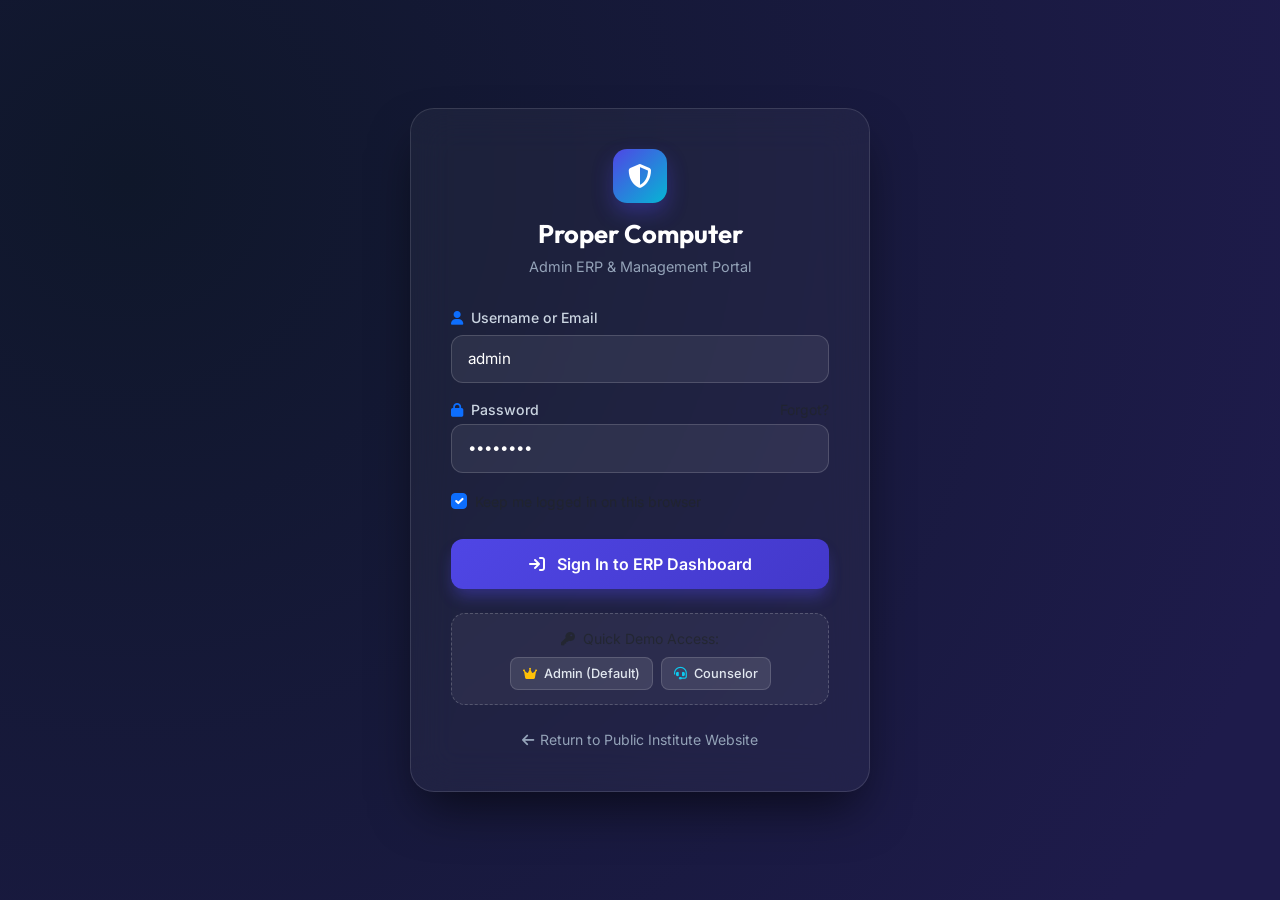
<file: login.html>
<!DOCTYPE html>
<html lang="en">
<head>
    <meta charset="UTF-8">
    <meta name="viewport" content="width=device-width, initial-scale=1.0">
    <title>Staff &amp; Admin Login — Proper Computer Institute</title>
    <!-- Google Fonts -->
    <link rel="preconnect" href="https://fonts.googleapis.com">
    <link rel="preconnect" href="https://fonts.gstatic.com" crossorigin>
    <link href="https://fonts.googleapis.com/css2?family=Outfit:wght@500;600;700&family=Inter:wght@400;500;600&display=swap" rel="stylesheet">
    <!-- Bootstrap 5 CSS -->
    <link href="https://cdn.jsdelivr.net/npm/bootstrap@5.3.3/dist/css/bootstrap.min.css" rel="stylesheet">
    <!-- Font Awesome 6 Icons -->
    <link rel="stylesheet" href="https://cdnjs.cloudflare.com/ajax/libs/font-awesome/6.5.1/css/all.min.css">
    
    <style>
        :root {
            --login-primary: #4f46e5;
            --login-primary-dark: #3730a3;
        }
        * { box-sizing: border-box; }
        body {
            font-family: 'Inter', sans-serif;
            min-height: 100vh;
            display: flex;
            align-items: center;
            justify-content: center;
            background: radial-gradient(circle at 10% 20%, rgb(15, 23, 42) 0%, rgb(30, 27, 75) 90%);
            margin: 0;
            padding: 20px;
            color: #ffffff;
        }
        .login-card {
            background: rgba(255, 255, 255, 0.04);
            border: 1px solid rgba(255, 255, 255, 0.12);
            backdrop-filter: blur(20px);
            border-radius: 24px;
            padding: 40px;
            max-width: 460px;
            width: 100%;
            box-shadow: 0 25px 50px -12px rgba(0, 0, 0, 0.6);
        }
        .brand-logo {
            width: 54px;
            height: 54px;
            background: linear-gradient(135deg, #4f46e5 0%, #06b6d4 100%);
            border-radius: 14px;
            display: flex;
            align-items: center;
            justify-content: center;
            font-size: 1.5rem;
            color: #ffffff;
            margin: 0 auto 16px;
            box-shadow: 0 10px 20px rgba(79, 70, 229, 0.35);
        }
        h2 {
            font-family: 'Outfit', sans-serif;
            font-size: 1.6rem;
            font-weight: 700;
            margin: 0 0 6px;
            text-align: center;
        }
        .subtitle {
            color: #94a3b8;
            font-size: 0.9rem;
            text-align: center;
            margin-bottom: 28px;
        }
        .form-label {
            color: #cbd5e1;
            font-size: 0.88rem;
            font-weight: 500;
            margin-bottom: 6px;
        }
        .form-control {
            background: rgba(255, 255, 255, 0.07);
            border: 1px solid rgba(255, 255, 255, 0.16);
            color: #ffffff;
            padding: 12px 16px;
            border-radius: 12px;
            font-size: 0.95rem;
            transition: all 0.2s ease;
        }
        .form-control:focus {
            background: rgba(255, 255, 255, 0.12);
            border-color: #818cf8;
            color: #ffffff;
            box-shadow: 0 0 0 4px rgba(99, 102, 241, 0.25);
        }
        .btn-submit {
            background: linear-gradient(135deg, #4f46e5 0%, #4338ca 100%);
            color: #ffffff;
            border: none;
            padding: 13px;
            font-weight: 600;
            border-radius: 12px;
            font-size: 1rem;
            width: 100%;
            transition: all 0.2s ease;
            box-shadow: 0 10px 15px -3px rgba(79, 70, 229, 0.4);
            margin-top: 10px;
        }
        .btn-submit:hover {
            transform: translateY(-2px);
            box-shadow: 0 14px 20px -3px rgba(79, 70, 229, 0.5);
            color: #fff;
        }
        .demo-box {
            background: rgba(255, 255, 255, 0.05);
            border: 1px dashed rgba(255, 255, 255, 0.2);
            border-radius: 14px;
            padding: 14px 16px;
            margin-top: 24px;
        }
        .demo-btn {
            background: rgba(255, 255, 255, 0.1);
            color: #e2e8f0;
            border: 1px solid rgba(255, 255, 255, 0.15);
            padding: 6px 12px;
            border-radius: 8px;
            font-size: 0.8rem;
            font-weight: 500;
            cursor: pointer;
            transition: all 0.2s;
        }
        .demo-btn:hover {
            background: rgba(255, 255, 255, 0.2);
            color: #fff;
        }
        .portal-back-link {
            display: inline-flex;
            align-items: center;
            gap: 6px;
            color: #94a3b8;
            text-decoration: none;
            font-size: 0.88rem;
            margin-top: 24px;
            transition: color 0.2s;
        }
        .portal-back-link:hover {
            color: #ffffff;
        }
    </style>
</head>
<body>

    <div class="login-card">
        <div class="brand-logo">
            <i class="fas fa-shield-halved"></i>
        </div>
        <h2>Proper Computer</h2>
        <div class="subtitle">Admin ERP &amp; Management Portal</div>

        <form id="adminLoginForm" onsubmit="handleLoginSubmit(event)">
            <div class="mb-3">
                <label class="form-label"><i class="fas fa-user text-primary me-1"></i> Username or Email</label>
                <input type="text" id="usernameInput" class="form-control" value="admin" required placeholder="Enter username...">
            </div>

            <div class="mb-3">
                <div class="d-flex justify-content-between align-items-center mb-1">
                    <label class="form-label mb-0"><i class="fas fa-lock text-primary me-1"></i> Password</label>
                    <a href="javascript:void(0)" onclick="alert('Demo password is: admin123')" class="small text-muted text-decoration-none">Forgot?</a>
                </div>
                <input type="password" id="passwordInput" class="form-control" value="admin123" required placeholder="Enter password...">
            </div>

            <div class="form-check mb-3">
                <input class="form-check-input" type="checkbox" id="rememberMe" checked>
                <label class="form-check-label small text-muted" for="rememberMe">
                    Keep me logged in on this browser
                </label>
            </div>

            <button type="submit" class="btn btn-submit" id="loginBtn">
                <i class="fas fa-arrow-right-to-bracket me-2"></i> Sign In to ERP Dashboard
            </button>
        </form>

        <div class="demo-box text-center">
            <div class="small text-muted mb-2"><i class="fas fa-key me-1"></i> Quick Demo Access:</div>
            <div class="d-flex justify-content-center gap-2 flex-wrap">
                <button type="button" class="demo-btn" onclick="fillAndLogin('admin', 'admin123', 'Administrator')">
                    <i class="fas fa-crown text-warning me-1"></i> Admin (Default)
                </button>
                <button type="button" class="demo-btn" onclick="fillAndLogin('counselor', 'pass123', 'Counselor')">
                    <i class="fas fa-headset text-info me-1"></i> Counselor
                </button>
            </div>
        </div>

        <div class="text-center">
            <a href="index.html" class="portal-back-link">
                <i class="fas fa-arrow-left"></i> Return to Public Institute Website
            </a>
        </div>
    </div>

    <script>
        function fillAndLogin(user, pass, role) {
            document.getElementById('usernameInput').value = user;
            document.getElementById('passwordInput').value = pass;
            sessionStorage.setItem('pc_admin_logged_in', 'true');
            sessionStorage.setItem('pc_admin_role', role);
            sessionStorage.setItem('pc_admin_user', user);
            
            const btn = document.getElementById('loginBtn');
            btn.innerHTML = '<i class="fas fa-circle-notch fa-spin me-2"></i> Logging in...';
            setTimeout(() => {
                window.location.href = 'admin.html';
            }, 400);
        }

        function handleLoginSubmit(e) {
            e.preventDefault();
            const user = document.getElementById('usernameInput').value.trim();
            const pass = document.getElementById('passwordInput').value.trim();
            
            if (user && pass) {
                sessionStorage.setItem('pc_admin_logged_in', 'true');
                sessionStorage.setItem('pc_admin_role', 'Administrator');
                sessionStorage.setItem('pc_admin_user', user);
                
                const btn = document.getElementById('loginBtn');
                btn.innerHTML = '<i class="fas fa-circle-notch fa-spin me-2"></i> Authenticating...';
                setTimeout(() => {
                    window.location.href = 'admin.html';
                }, 400);
            }
        }
    </script>
</body>
</html>
</file>
<file: assets/css/style.css>
/* ==============================================================================
   Proper Computer — Public Website Stylesheet
   Modern, Responsive & Aesthetic Design
   ============================================================================== */

:root {
  --pc-primary: #4f46e5;
  --pc-primary-hover: #4338ca;
  --pc-primary-light: #eef2ff;
  --pc-secondary: #0ea5e9;
  --pc-accent: #f59e0b;
  --pc-dark: #0f172a;
  --pc-slate: #334155;
  --pc-muted: #64748b;
  --pc-light: #f8fafc;
  --pc-border: #e2e8f0;
  --pc-card-bg: #ffffff;
  --pc-font-heading: 'Outfit', sans-serif;
  --pc-font-body: 'Inter', sans-serif;
  --pc-shadow-sm: 0 1px 2px 0 rgba(0, 0, 0, 0.05);
  --pc-shadow-md: 0 4px 6px -1px rgba(0, 0, 0, 0.1), 0 2px 4px -1px rgba(0, 0, 0, 0.06);
  --pc-shadow-lg: 0 10px 15px -3px rgba(0, 0, 0, 0.1), 0 4px 6px -2px rgba(0, 0, 0, 0.05);
  --pc-shadow-xl: 0 20px 25px -5px rgba(0, 0, 0, 0.1), 0 10px 10px -5px rgba(0, 0, 0, 0.04);
}

body {
  font-family: var(--pc-font-body);
  color: var(--pc-slate);
  background-color: #fdfdfd;
  line-height: 1.6;
  overflow-x: hidden;
}

h1, h2, h3, h4, h5, h6 {
  font-family: var(--pc-font-heading);
  color: var(--pc-dark);
  font-weight: 700;
  letter-spacing: -0.02em;
}

/* --------------------------------------------------------------------------
   Top Bar & Header
-------------------------------------------------------------------------- */
.top-bar {
  background: var(--pc-dark);
  color: #94a3b8;
  font-size: 0.85rem;
  padding: 8px 0;
  border-bottom: 1px solid rgba(255, 255, 255, 0.08);
}
.top-bar a {
  color: #cbd5e1;
  text-decoration: none;
  transition: color 0.2s;
}
.top-bar a:hover {
  color: #ffffff;
}

.navbar-main {
  background: #ffffff;
  padding: 16px 0;
  box-shadow: 0 2px 15px rgba(0, 0, 0, 0.05);
  position: sticky;
  top: 0;
  z-index: 1030;
  transition: all 0.3s ease;
}
.navbar-brand img {
  height: 48px;
  width: auto;
}
.nav-link {
  font-weight: 500;
  color: var(--pc-slate) !important;
  padding: 8px 16px !important;
  border-radius: 8px;
  transition: all 0.2s ease;
}
.nav-link:hover, .nav-link.active {
  color: var(--pc-primary) !important;
  background-color: var(--pc-primary-light);
}

/* --------------------------------------------------------------------------
   Buttons & Badges
-------------------------------------------------------------------------- */
.btn-pc-primary {
  background: linear-gradient(135deg, var(--pc-primary) 0%, #6366f1 100%);
  color: #ffffff;
  border: none;
  padding: 12px 28px;
  font-weight: 600;
  border-radius: 10px;
  transition: all 0.3s ease;
  box-shadow: 0 4px 14px rgba(79, 70, 229, 0.3);
}
.btn-pc-primary:hover {
  background: linear-gradient(135deg, var(--pc-primary-hover) 0%, #4f46e5 100%);
  color: #ffffff;
  transform: translateY(-2px);
  box-shadow: 0 6px 20px rgba(79, 70, 229, 0.4);
}
.btn-pc-outline {
  border: 2px solid var(--pc-primary);
  color: var(--pc-primary);
  padding: 10px 24px;
  font-weight: 600;
  border-radius: 10px;
  transition: all 0.3s ease;
  background: transparent;
}
.btn-pc-outline:hover {
  background: var(--pc-primary);
  color: #ffffff;
  transform: translateY(-2px);
}

/* --------------------------------------------------------------------------
   Hero Section
-------------------------------------------------------------------------- */
.hero-section {
  position: relative;
  background: radial-gradient(circle at 80% 20%, rgba(99, 102, 241, 0.15) 0%, transparent 50%),
              radial-gradient(circle at 20% 80%, rgba(14, 165, 233, 0.12) 0%, transparent 40%),
              #ffffff;
  padding: 80px 0 100px;
  border-bottom: 1px solid var(--pc-border);
}
.hero-badge {
  display: inline-flex;
  align-items: center;
  background: var(--pc-primary-light);
  color: var(--pc-primary);
  padding: 6px 16px;
  border-radius: 50px;
  font-size: 0.875rem;
  font-weight: 600;
  margin-bottom: 20px;
}
.hero-title {
  font-size: 3.4rem;
  line-height: 1.15;
  font-weight: 800;
  margin-bottom: 24px;
}
.hero-subtitle {
  font-size: 1.15rem;
  color: var(--pc-muted);
  margin-bottom: 35px;
  max-width: 580px;
}

.hero-stats {
  display: flex;
  gap: 35px;
  margin-top: 45px;
  padding-top: 30px;
  border-top: 1px solid var(--pc-border);
}
.stat-item h3 {
  font-size: 2rem;
  font-weight: 800;
  color: var(--pc-primary);
  margin-bottom: 4px;
}
.stat-item p {
  font-size: 0.85rem;
  color: var(--pc-muted);
  margin: 0;
  font-weight: 500;
}

/* --------------------------------------------------------------------------
   Course Cards
-------------------------------------------------------------------------- */
.course-card {
  background: #ffffff;
  border: 1px solid var(--pc-border);
  border-radius: 16px;
  overflow: hidden;
  transition: all 0.3s cubic-bezier(0.16, 1, 0.3, 1);
  display: flex;
  flex-direction: column;
  height: 100%;
  box-shadow: var(--pc-shadow-sm);
}
.course-card:hover {
  transform: translateY(-6px);
  box-shadow: var(--pc-shadow-xl);
  border-color: rgba(79, 70, 229, 0.3);
}
.course-card-header {
  padding: 24px;
  background: linear-gradient(135deg, #f8fafc 0%, #f1f5f9 100%);
  border-bottom: 1px solid var(--pc-border);
  position: relative;
}
.course-icon-wrap {
  width: 56px;
  height: 56px;
  border-radius: 14px;
  background: #ffffff;
  display: flex;
  align-items: center;
  justify-content: center;
  font-size: 24px;
  color: var(--pc-primary);
  box-shadow: var(--pc-shadow-md);
  margin-bottom: 16px;
}
.course-badge-level {
  position: absolute;
  top: 24px;
  right: 24px;
  font-size: 0.75rem;
  font-weight: 600;
  padding: 4px 10px;
  border-radius: 20px;
  background: #ffffff;
  border: 1px solid var(--pc-border);
}
.course-card-body {
  padding: 24px;
  flex-grow: 1;
  display: flex;
  flex-direction: column;
}
.course-card-title {
  font-size: 1.25rem;
  font-weight: 700;
  margin-bottom: 12px;
  color: var(--pc-dark);
}
.course-meta {
  display: flex;
  align-items: center;
  gap: 16px;
  font-size: 0.85rem;
  color: var(--pc-muted);
  margin-bottom: 16px;
}
.course-card-footer {
  padding: 18px 24px;
  border-top: 1px solid var(--pc-border);
  background: #fafafa;
  display: flex;
  align-items: center;
  justify-content: space-between;
}
.course-price {
  font-size: 1.35rem;
  font-weight: 800;
  color: var(--pc-primary);
}

/* --------------------------------------------------------------------------
   Category Pill Filters
-------------------------------------------------------------------------- */
.category-pills {
  display: flex;
  flex-wrap: wrap;
  gap: 10px;
  margin-bottom: 30px;
}
.category-pill-btn {
  padding: 10px 20px;
  border-radius: 50px;
  border: 1px solid var(--pc-border);
  background: #ffffff;
  color: var(--pc-slate);
  font-weight: 600;
  font-size: 0.9rem;
  text-decoration: none;
  transition: all 0.2s ease;
  display: inline-flex;
  align-items: center;
  gap: 8px;
}
.category-pill-btn:hover, .category-pill-btn.active {
  background: var(--pc-primary);
  color: #ffffff;
  border-color: var(--pc-primary);
  box-shadow: 0 4px 12px rgba(79, 70, 229, 0.25);
}

/* --------------------------------------------------------------------------
   Section Styling & Feature Cards
-------------------------------------------------------------------------- */
.section-padding {
  padding: 80px 0;
}
.section-header {
  text-align: center;
  max-width: 680px;
  margin: 0 auto 50px;
}
.section-title {
  font-size: 2.3rem;
  margin-bottom: 14px;
}
.section-subtitle {
  color: var(--pc-muted);
  font-size: 1.05rem;
}

.feature-box {
  background: #ffffff;
  padding: 35px 25px;
  border-radius: 16px;
  border: 1px solid var(--pc-border);
  transition: all 0.3s ease;
  height: 100%;
}
.feature-box:hover {
  transform: translateY(-5px);
  box-shadow: var(--pc-shadow-lg);
  border-color: rgba(79, 70, 229, 0.25);
}
.feature-icon {
  width: 60px;
  height: 60px;
  border-radius: 14px;
  background: var(--pc-primary-light);
  color: var(--pc-primary);
  display: flex;
  align-items: center;
  justify-content: center;
  font-size: 24px;
  margin-bottom: 22px;
}

/* --------------------------------------------------------------------------
   Footer
-------------------------------------------------------------------------- */
.footer-main {
  background: var(--pc-dark);
  color: #cbd5e1;
  padding: 70px 0 30px;
  border-top: 1px solid rgba(255, 255, 255, 0.05);
}
.footer-main h5 {
  color: #ffffff;
  font-size: 1.15rem;
  margin-bottom: 20px;
}
.footer-main a {
  color: #94a3b8;
  text-decoration: none;
  transition: color 0.2s;
  display: inline-block;
  margin-bottom: 8px;
}
.footer-main a:hover {
  color: #ffffff;
  transform: translateX(3px);
}
.footer-bottom {
  border-top: 1px solid rgba(255, 255, 255, 0.08);
  margin-top: 50px;
  padding-top: 25px;
  font-size: 0.85rem;
  color: #64748b;
}

/* ==============================================================================
   Mobile & Tablet Responsiveness Enhancements
   ============================================================================== */
.cat-scroll-container {
  display: flex;
  gap: 10px;
  overflow-x: auto;
  padding: 8px 4px 14px 4px;
  -webkit-overflow-scrolling: touch;
  scrollbar-width: thin;
}
.cat-scroll-container::-webkit-scrollbar {
  height: 6px;
}
.cat-scroll-container::-webkit-scrollbar-thumb {
  background: #cbd5e1;
  border-radius: 4px;
}
.cat-btn {
  white-space: nowrap;
  flex-shrink: 0;
  border-radius: 50px;
  padding: 8px 18px;
  font-size: 0.88rem;
  font-weight: 600;
  transition: all 0.2s ease;
}

@media (max-width: 991.98px) {
  .hero-section {
    padding: 60px 0 50px;
    text-align: center;
  }
  .hero-title {
    font-size: 2.3rem;
  }
  .hero-stats {
    justify-content: center;
    gap: 20px;
    margin-top: 30px;
  }
  .hero-badge-live {
    margin-left: auto;
    margin-right: auto;
  }
  .navbar-nav {
    padding: 16px 0;
    gap: 8px;
  }
  .navbar-collapse {
    background: #ffffff;
    border-radius: 12px;
    padding: 16px;
    box-shadow: 0 10px 25px rgba(0, 0, 0, 0.08);
    margin-top: 12px;
  }
}

@media (max-width: 767.98px) {
  .hero-title {
    font-size: 1.95rem;
    line-height: 1.25;
  }
  .hero-lead {
    font-size: 1rem;
  }
  .stat-card-num {
    font-size: 1.75rem;
  }
  .stat-card-label {
    font-size: 0.8rem;
  }
  .section-title {
    font-size: 1.7rem;
  }
  .section-subtitle {
    font-size: 0.95rem;
  }
  .course-card {
    margin-bottom: 20px;
  }
  .feature-box {
    padding: 24px 20px;
  }
  .top-bar-contact {
    display: none !important;
  }
  .top-bar {
    text-align: center;
  }
  .btn-pc-primary, .btn-pc-secondary {
    width: 100%;
    text-align: center;
    margin-bottom: 8px;
  }
}

@media (max-width: 480px) {
  .hero-title {
    font-size: 1.7rem;
  }
  .course-card-body {
    padding: 18px;
  }
  .course-card-footer {
    padding: 14px 18px;
    flex-direction: column;
    align-items: stretch !important;
    gap: 12px;
  }
  .course-card-footer .btn {
    width: 100%;
  }
}
</file>
<file: assets/css/print.css>
/* ==============================================================================
   Proper Computer — Official Printable Documents Stylesheet (Receipts & Payslips)
   ============================================================================== */

@media print {
  body {
    background: #ffffff !important;
    color: #000000 !important;
    font-size: 12pt;
    margin: 0;
    padding: 0;
  }
  .no-print, .admin-sidebar, .admin-topbar, .admin-footer, .btn, .breadcrumb {
    display: none !important;
  }
  .admin-main {
    margin-left: 0 !important;
    padding: 0 !important;
  }
  .print-container {
    width: 100% !important;
    max-width: 100% !important;
    border: none !important;
    box-shadow: none !important;
    padding: 0 !important;
  }
  .receipt-box, .payslip-box {
    border: 2px solid #333333 !important;
    padding: 25px !important;
    margin: 10px auto !important;
    page-break-inside: avoid;
  }
}

.receipt-box, .payslip-box {
  background: #ffffff;
  border: 1px solid #cbd5e1;
  border-radius: 12px;
  padding: 35px;
  max-width: 820px;
  margin: 30px auto;
  box-shadow: 0 10px 30px rgba(0, 0, 0, 0.05);
  position: relative;
}

.doc-watermark {
  position: absolute;
  top: 50%;
  left: 50%;
  transform: translate(-50%, -50%) rotate(-30deg);
  font-size: 5rem;
  font-weight: 900;
  color: rgba(79, 70, 229, 0.04);
  text-transform: uppercase;
  pointer-events: none;
  white-space: nowrap;
  letter-spacing: 10px;
}

.doc-header {
  display: flex;
  justify-content: space-between;
  align-items: center;
  border-bottom: 2px solid #4f46e5;
  padding-bottom: 18px;
  margin-bottom: 25px;
}

.doc-logo img {
  height: 52px;
}

.doc-badge {
  background: #ede9fe;
  color: #4f46e5;
  font-weight: 700;
  padding: 6px 16px;
  border-radius: 6px;
  font-size: 1rem;
  letter-spacing: 1px;
  text-transform: uppercase;
}

.doc-details-grid {
  display: grid;
  grid-template-columns: 1fr 1fr;
  gap: 20px;
  margin-bottom: 25px;
  font-size: 0.95rem;
}

.doc-table {
  width: 100%;
  border-collapse: collapse;
  margin-bottom: 25px;
}
.doc-table th {
  background-color: #f8fafc;
  border: 1px solid #cbd5e1;
  padding: 10px 14px;
  text-align: left;
  font-size: 0.9rem;
  color: #334155;
}
.doc-table td {
  border: 1px solid #e2e8f0;
  padding: 10px 14px;
  font-size: 0.92rem;
}

.doc-signatures {
  display: flex;
  justify-content: space-between;
  margin-top: 60px;
  padding-top: 20px;
}
.signature-line {
  border-top: 1px dashed #64748b;
  width: 220px;
  text-align: center;
  font-size: 0.85rem;
  color: #475569;
  padding-top: 6px;
}
</file>
